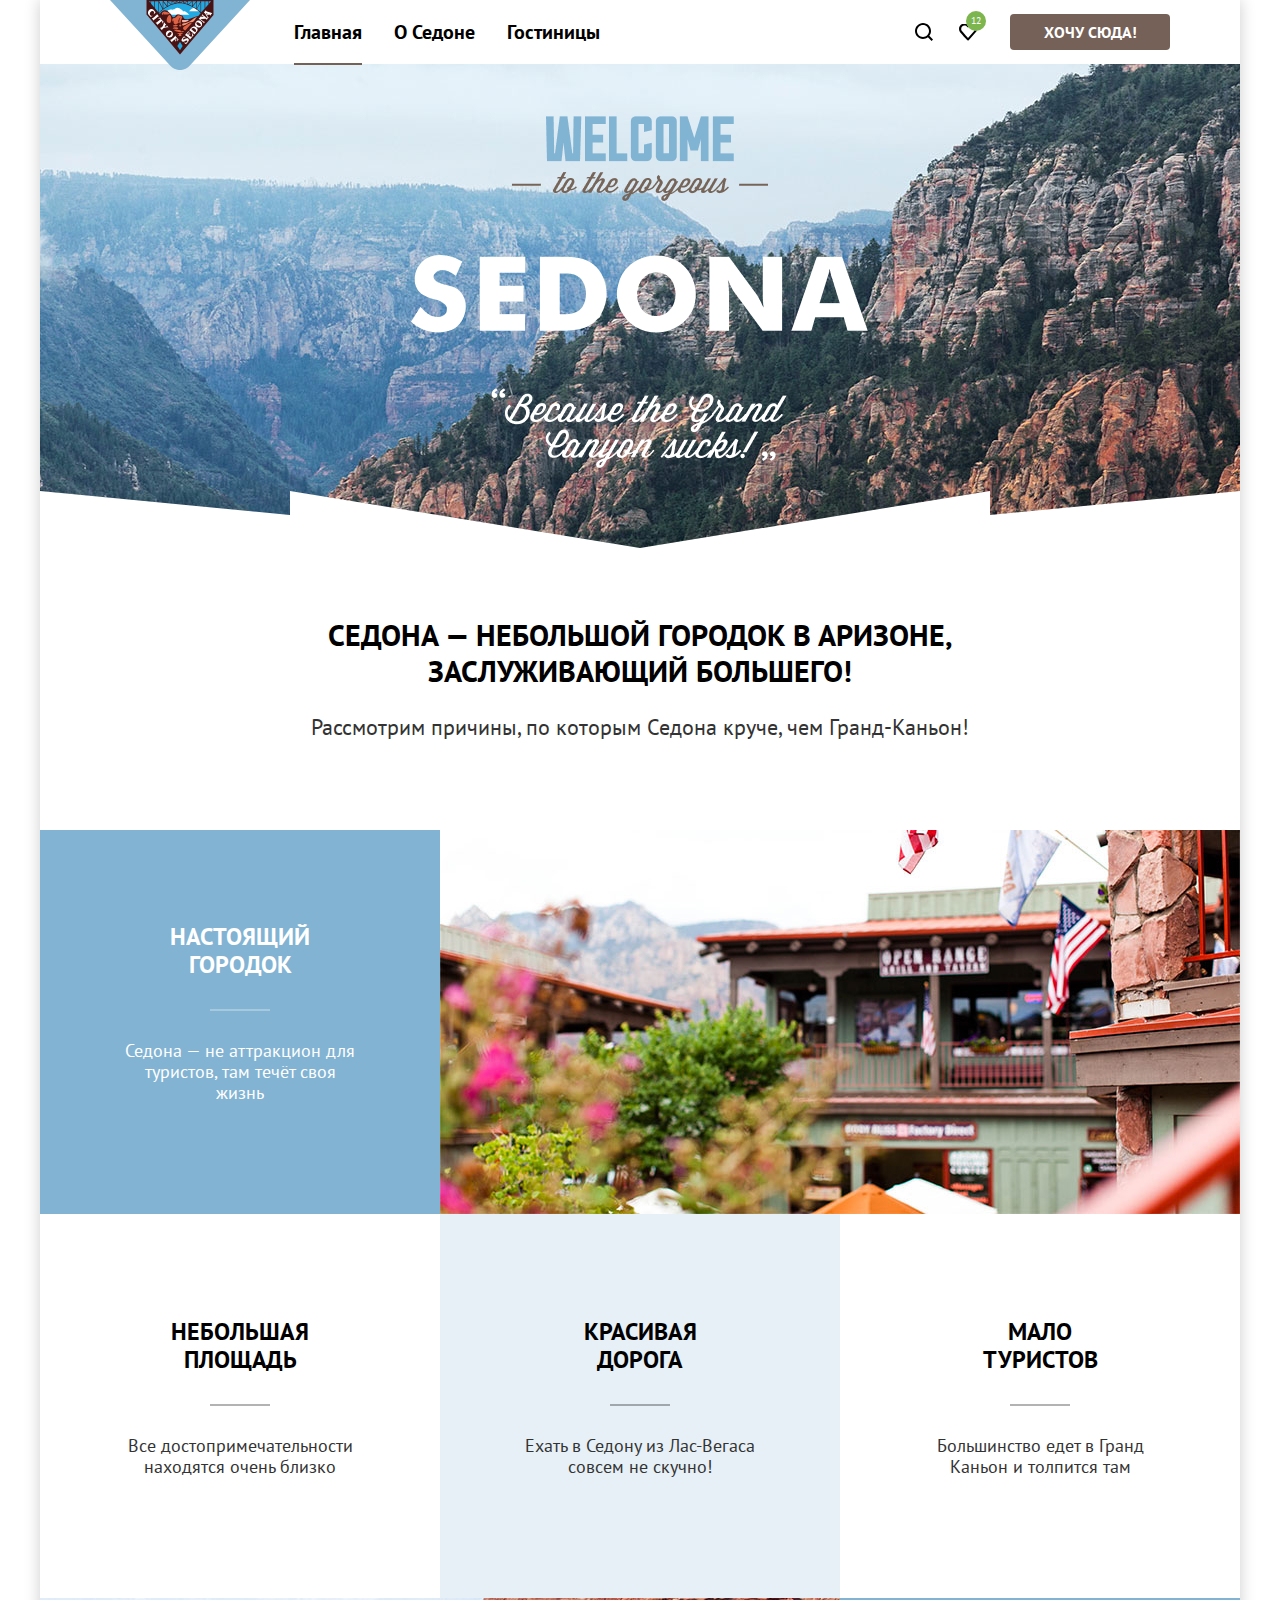
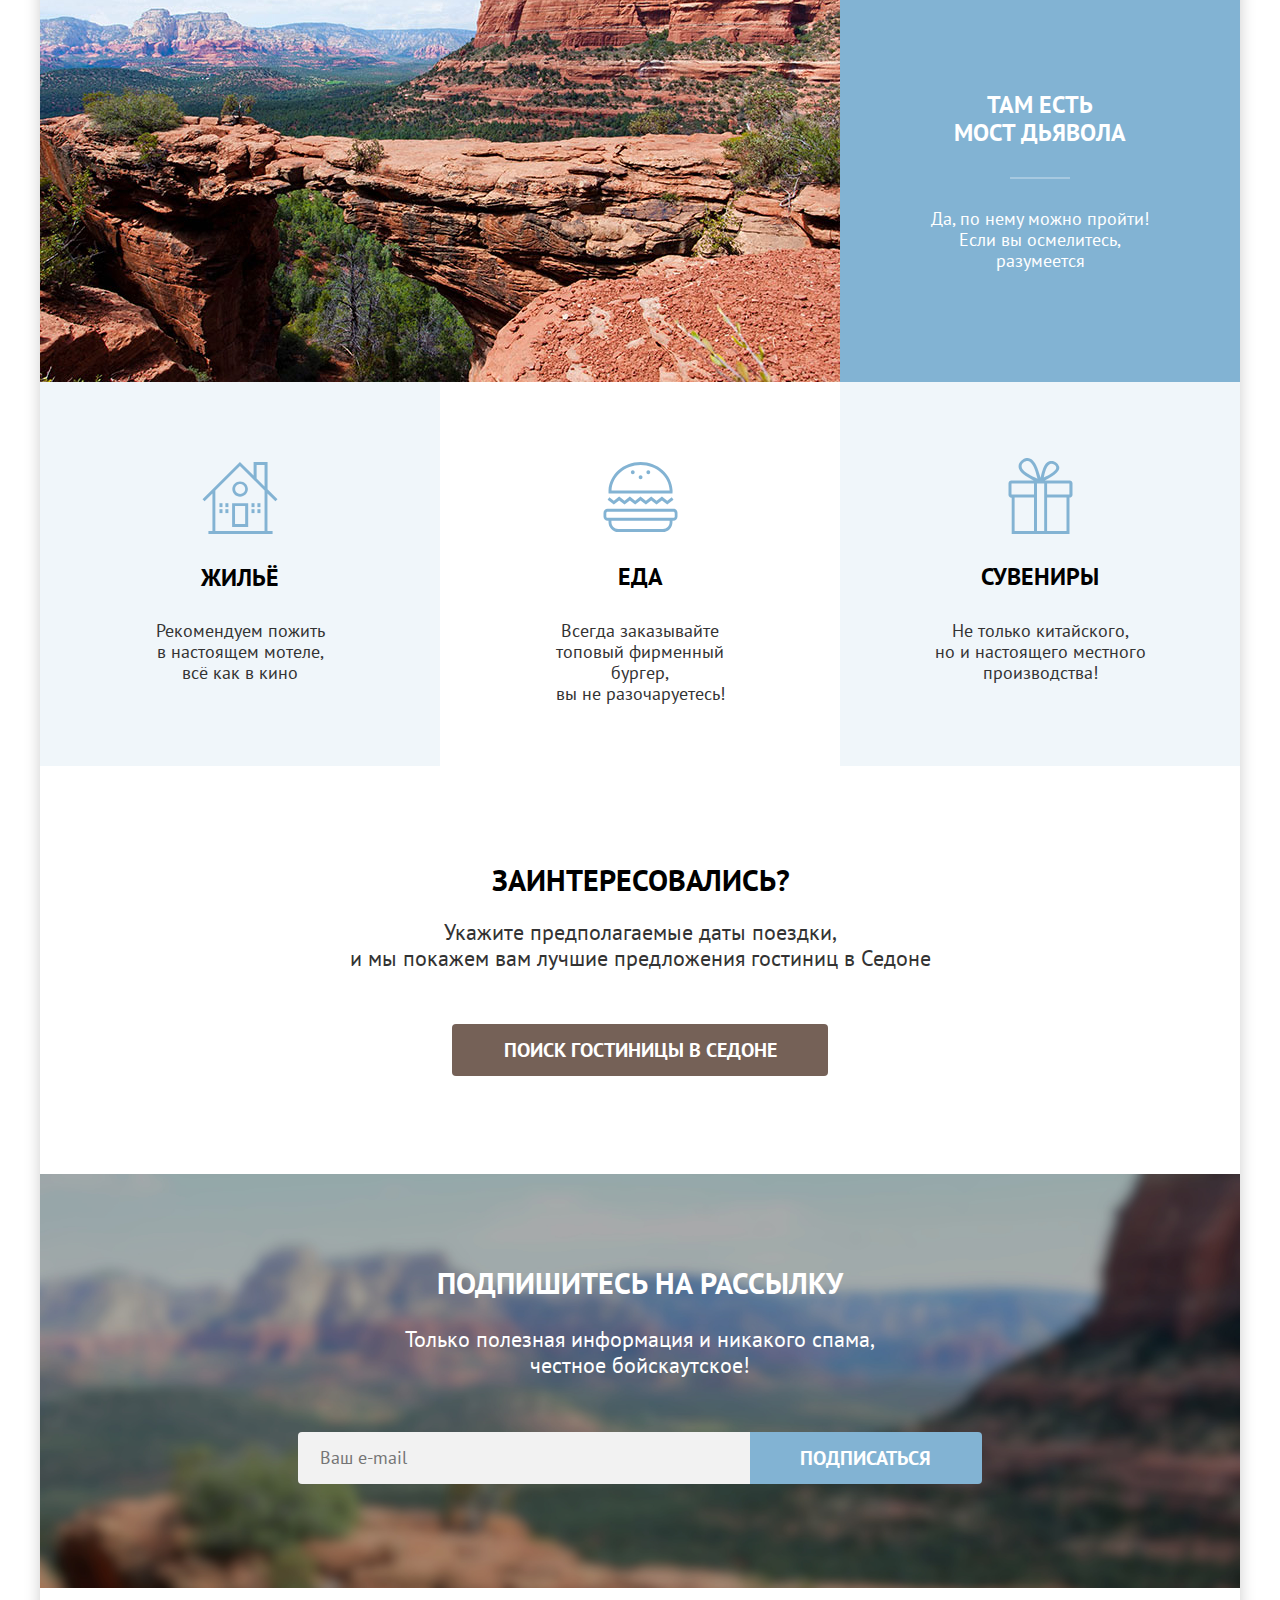
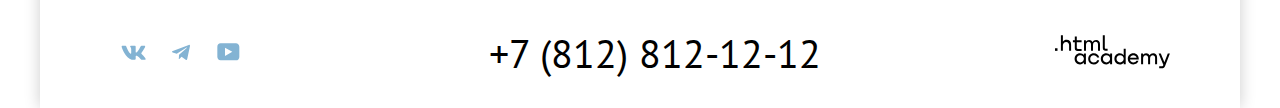
<file: index.html>
<!DOCTYPE html>
<html lang="ru">
    <head>
        <meta charset="utf-8">
        <title>Седона</title>
        <link rel="stylesheet" href="styles/styles.css">
        <link rel="icon" href="favicon.ico">
  <link rel="icon" type="image/png" href="images/favicon.png">
    </head>
    <body>
      <header class="page-header">        
        <nav class="navigation">
          <a class="navigation-logo" href="index.html">
            <img class="page-header-logo" src="images/logo-sedona.svg" alt="Логотип Седоны." width="140" height="70">
              </a>
                <ul class="navigation-list">
                  <li class="navigation-main">
                    <a class="navigation-link-main navigation-current navigation-link">Главная</a> 
                  </li>
                  <li class="navigation-info">
                    <a class="navigation-link-information navigation-link" href="#">О Седоне</a>
                  </li>
                    <li class="navigation-hotel">
                    <a class="navigation-link-hotel navigation-link" href="catalog.html">Гостиницы</a>
                  </li>
                </ul>
                <ul class="navigation-list2">
                  <li class="navigation-item search-item">
                    <a href="#">
                      <svg class="navigation-link-search" width="19" height="19" viewBox="0 0 19 19" fill="currentColor" xmlns="http://www.w3.org/2000/svg">
                      <path d="M18.5 17.0083L14.8 13.3287C15.8 12.0359 16.5 10.3453 16.5 8.4558C16.5 4.08011 12.9 0.5 8.5 0.5C4.1 0.5 0.5 4.17956 0.5 8.55525C0.5 12.9309 4.1 16.511 8.5 16.511C10.3 16.511 12 15.9144 13.4 14.8204L17.1 18.5L18.5 17.0083ZM8.5 14.5221C5.2 14.5221 2.5 11.837 2.5 8.55525C2.5 5.27348 5.2 2.5884 8.5 2.5884C11.8 2.5884 14.5 5.27348 14.5 8.55525C14.5 11.837 11.8 14.5221 8.5 14.5221Z"/>
                      </svg>   
                      <p class="visually-hidden">поиск.</p>
                    </a>
                  </li>
                  <li class="navigation-item heart-item">
                    <a href="#">
                      <svg class="navigation-link-heart" width="18" height="17" viewBox="0 0 18 17" fill="currentColor" xmlns="http://www.w3.org/2000/svg">
                      <path d="M8.9 17C8.6 17 8.3 16.9 8.1 16.6C2.7 10.5 1.4 9.1 1.1 8.7C0.4 7.8 0 6.6 0 5.4C0 2.4 2.4 0 5.5 0C6.8 0 8 0.5 9 1.3C10 0.5 11.3 0 12.5 0C15.5 0 18 2.4 18 5.4C18 6.7 17.5 7.9 16.7 8.8L9.7 16.7C9.5 16.9 9.3 17 8.9 17ZM2.9 7.5C3.2 7.9 6.4 11.5 9 14.4L15.2 7.4C15.7 6.9 15.9 6.2 15.9 5.4C15.9 3.6 14.4 2.1 12.6 2.1C11.6 2.1 10.6 2.6 9.9 3.4C9.6 3.7 9.3 3.8 9 3.8C8.7 3.8 8.4 3.6 8.2 3.4C7.5 2.6 6.5 2.1 5.5 2.1C3.7 2.1 2.2 3.6 2.2 5.4C2.1 6.3 2.5 7 2.9 7.5C2.8 7.5 2.8 7.5 2.9 7.5Z"/>
                      </svg>                                            
                      <p class="navigation-more">12</p>
                      <p class="visually-hidden">избранное.</p>
                    </a>
                  </li>
                  <li class="navigation-item-button">
                    <a class="button navigation-link-button" href="#"><p class="button-link-text">Хочу сюда!</p></a>
                  </li>
                </ul>
            </nav>         
        </header>
        <div class="background-main">
          <img class="welcome" src="images/welcome.png" alt="welcome to the gorgeous sedona because the grand canyon lucks.">
        </div>
        <main class="page-index">
            <p class="vector"></p>
          <div class="title">
                <h1 class="heading" >Седона — небольшой городок в Аризоне, заслуживающий большего!</h1>
                <p class="subtitle" >Рассмотрим причины, по которым Седона круче, чем Гранд-Каньон!</p>
              </div>
                <section class="advantages">
                  <h2 class="visually-hidden">Преимущества.</h2>
          <ul class="advantages-list">
            <li class="more-item">
              <div>
            <p class="advantages-item1">Настоящий городок</p>
            <p class="more1"></p>
            <p class="advantages-more1">Седона — не аттракцион для<br> туристов, там течёт своя<br> жизнь</p> 
            </div>
            <img src="images/photo-1.jpg" alt="Городок в Седоне." class="images_one">
        </li>
        <li class="more-item2">
          <div>
            <p class="advantages-item2">Небольшая площадь</p>
            <p class="more2"></p>
            <p class="advantages-more2">Все достопримечательности<br> находятся очень близко</p>
          </div>
        </li>
            <li class="more-item3">
            <div>
            <p class="advantages-item3">Красивая дорога</p>
            <p class="more3"></p>        
            <p class="advantages-more3">Ехать в Седону из Лас-Вегаса<br> совсем не скучно!</p>
          </div>
            </li>
            <li class="more-item4">
            <div>
            <p class="advantages-item4">Мало туристов</p>
            <p class="more4"></p>
            <p class="advantages-more4">Большинство едет в Гранд<br> Каньон и толпится там</p> 
          </div> 
            </li>
            <li class="more-item5">  
            <div>    
            <p class="advantages-item5">Там есть<br> мост дьявола</p>
            <p class="more5"></p>
            <p class="advantages-more5">Да, по нему можно пройти!<br> Если вы осмелитесь,<br> разумеется</p>
          </div>
            <img src="images/photo-2.jpg" alt="Гранд-Каньон." width="800" height="384" class="images_two">
            </li>  
          </ul>
        </section>
        <section class="advantages2">
          <h2 class="visually-hidden">Преимущества.</h2>
          <ul class="advantages-list2">
            <li class="house">
            <div>
            <p class="image3"></p>
            <p class="advantages-items1">Жильё</p>
            <p class="advantages-mores1">Рекомендуем пожить<br> в настоящем мотеле,<br> всё как в кино</p>  
          </div>
            </li>
            <li class="food">
            <div>
            <p class="image4"></p>
            <p class="advantages-items2">Еда</p>
            <p class="advantages-mores2">Всегда заказывайте<br> топовый фирменный бургер,<br> вы не разочаруетесь!</p>
          </div>
            </li>
            <li class="souvenir"> 
            <div>
            <p class="image5"></p>
            <p class="advantages-items3">Сувениры</p>
            <p class="advantages-mores3">Не только китайского,<br> но и настоящего местного<br> производства!</p>
          </div>
            </li>
          </ul>
        </section>
            <section class="interesting-list" >
            <h2 class="visually-hidden">Поиск гостиницы.</h2>
            <h2 class="interesting-item">Заинтересовались?</h2>
            <p class="interesting-item-more">Укажите предполагаемые даты поездки,<br> и мы покажем вам лучшие предложения гостиниц в Седоне</p>
            <a href="#" class="button button-search-hotel search-text">ПОИСК ГОСТИНИЦЫ В седоне</a>
            </section>
            <section class="newsletter">
              <h2 class="page-subscribe-title">Подпишитесь на рассылку</h2>
              <p class="page-subscribe-subtitle">Только полезная информация и никакого спама,<br> честное бойскаутское!</p>
              <form class="newsletter-form" action="https://echo.htmlacademy.ru/" method="post">
              <input class="field subscribe-button-email" placeholder="Ваш e-mail" type="email" name="newsletter-email" id="newsletter-email" required>
              <label class="visually-hidden" for="newsletter-email">Email.</label>
              <button class="button subscribe-button" type="submit">
              <span class="subscribe-button-item">Подписаться</span>
              </button>
              </form> 
            </section>
          </main>
        <footer class="page-footer">
        <section class="footer-social"> 
          <h2 class="visually-hidden">Подвал.</h2> 
          <ul class="footer-social-list">
            <li class="footer-social-item">
              <a class="footer-social-link footer-social-vk" href="#">
                <svg width="25" height="15" viewbox="0 0 25 15" fill="currentColor" xmlns="http://www.w3.org/2000/svg">
                  <path fill-rule="evenodd" clip-rule="evenodd" d="M24.1164 1.80445C24.2824 1.25845 24.1164 0.856445 23.3214 0.856445H20.6964C20.0284 0.856445 19.7204 1.20345 19.5534 1.58645C19.5534 1.58645 18.2184 4.78245 16.3274 6.85845C15.7154 7.46045 15.4374 7.65145 15.1034 7.65145C14.9364 7.65145 14.6854 7.46045 14.6854 6.91345V1.80445C14.6854 1.14845 14.5014 0.856445 13.9454 0.856445H9.81738C9.40038 0.856445 9.14938 1.16045 9.14938 1.44945C9.14938 2.07045 10.0954 2.21445 10.1924 3.96245V7.76045C10.1924 8.59345 10.0394 8.74444 9.70538 8.74444C8.81538 8.74444 6.65038 5.53345 5.36538 1.85945C5.11638 1.14445 4.86438 0.856445 4.19338 0.856445H1.56638C0.816382 0.856445 0.666382 1.20345 0.666382 1.58645C0.666382 2.26845 1.55638 5.65645 4.81138 10.1374C6.98138 13.1974 10.0364 14.8564 12.8194 14.8564C14.4884 14.8564 14.6944 14.4884 14.6944 13.8534V11.5404C14.6944 10.8034 14.8524 10.6564 15.3814 10.6564C15.7714 10.6564 16.4384 10.8484 17.9964 12.3234C19.7764 14.0724 20.0694 14.8564 21.0714 14.8564H23.6964C24.4464 14.8564 24.8224 14.4884 24.6064 13.7604C24.3684 13.0364 23.5184 11.9854 22.3914 10.7384C21.7794 10.0284 20.8614 9.26345 20.5824 8.88045C20.1934 8.38945 20.3044 8.17045 20.5824 7.73345C20.5824 7.73345 23.7824 3.30745 24.1154 1.80445H24.1164Z"/>
                  </svg>
                <span class="visually-hidden">ВКонтакте.</span>
              </a>
            </li>
            <li class="footer-social-item">
              <a class="footer-social-link footer-social-tg" href="#">
                <svg width="18" height="16" viewbox="0 0 18 16" fill="currentColor" xmlns="http://www.w3.org/2000/svg">
                  <path d="M16.785 0.955705L0.840489 7.1042C-0.247661 7.54126 -0.241365 8.14828 0.640845 8.41897L4.73445 9.69597L14.2058 3.72014C14.6537 3.44766 15.0629 3.59424 14.7265 3.89281L7.05283 10.8183H7.05103L7.05283 10.8192L6.77045 15.0387C7.18413 15.0387 7.36669 14.8489 7.59871 14.625L9.58705 12.6915L13.7229 15.7464C14.4855 16.1664 15.0332 15.9506 15.2229 15.0405L17.9379 2.2453C18.2158 1.13107 17.5126 0.626562 16.785 0.955705Z"/>
                  </svg>
                <span class="visually-hidden">Телеграмм.</span>
              </a>
            </li>
            <li class="footer-social-item">
              <a class="footer-social-link footer-social-yt" href="#">
                <svg width="23" height="18" viewbox="0 0 23 18" fill="currentColor" xmlns="http://www.w3.org/2000/svg">
                  <path d="M18.9402 0.356445H3.50738C1.64668 0.356445 0.333252 1.9502 0.333252 3.75645V13.8502C0.333252 15.7627 1.64668 17.3564 3.50738 17.3564H19.1591C20.8009 17.3564 22.3333 15.7627 22.3333 13.9564V3.75645C22.1143 1.9502 20.8009 0.356445 18.9402 0.356445ZM7.99494 12.8939V4.81894L15.3283 8.85645L7.99494 12.8939Z"/>
                  </svg>
                <span class="visually-hidden">Ютуб.</span>
              </a>
            </li>
          </ul>
      <a class="contacts-phone" href="tel:+78005558628" >+7 (812) 812-12-12</a>
      <a class="htmlacademy-link" href="https://htmlacademy.ru/" >
        <span class="visually-hidden">htmlacademy.ru.</span>
        <svg width="115" height="34" viewBox="0 0 115 34" fill="currentColor" xmlns="http://www.w3.org/2000/svg">
          <path d="M0 13.2564V15.8564H2.5V13.2564H0Z"/>
          <path d="M11.6 4.85645C10 4.85645 8.8 5.55645 8 6.55645H7.9V0.356445H5.9V15.8564H7.9V10.5564C7.9 8.45645 9.2 6.95645 11.2 6.95645C13 6.95645 14.1 8.35645 14.1 10.1564V15.8564H16.1V9.75644C16.2 6.75644 14.3 4.85645 11.6 4.85645Z"/>
          <path d="M26.6 5.15645H21.8V1.45645H19.8V5.25645H17.9V7.25645H19.8V13.2564C19.8 14.9564 20.8 15.9564 22.5 15.9564H26.6V13.9564H22.9C22.2 13.9564 21.8 13.5564 21.8 12.8564V7.15645H26.6V5.15645Z"/>
          <path d="M41.1 4.95645C39.5 4.95645 38.2 5.75644 37.6 7.05645H37.5C36.9 5.85645 35.7 4.95645 34.1 4.95645C32.7 4.95645 31.6 5.75645 31 6.75645H30.9V5.15645H29V15.7564H31V10.3564C31 8.35645 32 6.85645 33.6 6.85645C35.1 6.85645 36 7.85645 36 9.45645V15.7564H38V10.1564C38 7.75645 39.4 6.85645 40.6 6.85645C42.1 6.85645 43 7.85645 43 9.45645V15.7564H45V9.25644C45.1 6.75644 43.6 4.95645 41.1 4.95645Z"/>
          <path d="M47.8 13.0564C47.8 14.7564 48.8 15.7564 50.6 15.7564H52.6V13.7564H50.9C50.2 13.7564 49.8 13.3564 49.8 12.6564V0.356445H47.8V13.0564Z"/>
          <path d="M28.9 20.0564C28 18.9564 26.7 18.2564 25 18.2564C21.9 18.2564 19.6 20.5564 19.6 23.8564C19.6 27.1564 21.9 29.4564 25 29.4564C26.8 29.4564 28 28.6564 28.8 27.5564H28.9V29.1564H30.9V18.5564H28.9V20.0564ZM25.3 27.4564C23.1 27.4564 21.7 25.8564 21.7 23.8564C21.7 21.8564 23.1 20.2564 25.3 20.2564C27.5 20.2564 28.9 21.8564 28.9 23.8564C28.9 25.7564 27.5 27.4564 25.3 27.4564Z"/>
          <path d="M44.2 22.3564C43.7 19.9564 41.6 18.2564 38.8 18.2564C35.4 18.2564 33.2 20.7564 33.2 23.8564C33.2 26.9564 35.4 29.4564 38.8 29.4564C41.6 29.4564 43.7 27.6564 44.2 25.2564H42.1C41.7 26.5564 40.4 27.5564 38.8 27.5564C36.6 27.5564 35.2 25.9564 35.2 23.9564C35.2 21.9564 36.6 20.3564 38.8 20.3564C40.4 20.3564 41.6 21.3564 42.1 22.5564H44.2V22.3564Z"/>
          <path d="M55.1 20.0564C54.2 18.9564 52.9 18.2564 51.2 18.2564C48.1 18.2564 45.8 20.5564 45.8 23.8564C45.8 27.1564 48.1 29.4564 51.2 29.4564C53 29.4564 54.2 28.6564 55 27.5564H55.1V29.1564H57.1V18.5564H55.1V20.0564ZM51.5 27.4564C49.3 27.4564 47.9 25.8564 47.9 23.8564C47.9 21.8564 49.3 20.2564 51.5 20.2564C53.7 20.2564 55.1 21.8564 55.1 23.8564C55.1 25.7564 53.6 27.4564 51.5 27.4564Z"/>
          <path d="M68.7 20.1564C67.8 19.0564 66.5 18.2564 64.8 18.2564C61.7 18.2564 59.4 20.5564 59.4 23.8564C59.4 27.1564 61.6 29.4564 64.8 29.4564C66.5 29.4564 67.8 28.6564 68.6 27.6564H68.7V29.1564H70.7V13.7564H68.7V20.1564ZM65.1 27.4564C62.9 27.4564 61.5 25.8564 61.5 23.8564C61.5 21.8564 62.9 20.2564 65.1 20.2564C67.3 20.2564 68.7 21.8564 68.7 23.8564C68.6 25.8564 67.2 27.4564 65.1 27.4564Z"/>
          <path d="M78.3 18.2564C75 18.2564 72.8 20.7564 72.8 23.8564C72.8 26.8564 74.9 29.4564 78.3 29.4564C80.8 29.4564 82.8 28.1564 83.5 25.8564H81.4C80.9 26.8564 79.8 27.4564 78.4 27.4564C76.5 27.4564 75.1 26.1564 75 24.5564H83.8C84 20.9564 81.8 18.2564 78.3 18.2564ZM78.3 20.1564C80 20.1564 81.3 21.1564 81.6 22.7564H75.1C75.4 21.2564 76.6 20.1564 78.3 20.1564Z"/>
          <path d="M98.2 18.2564C96.6 18.2564 95.3 19.0564 94.6 20.2564H94.5C93.9 19.0564 92.7 18.2564 91.1 18.2564C89.7 18.2564 88.6 18.9564 88 20.0564V18.5564H86.1V29.1564H88.1V23.7564C88.1 21.7564 89.1 20.3564 90.7 20.2564C92.2 20.2564 93.1 21.2564 93.1 22.8564V29.1564H95.1V23.5564C95.1 21.1564 96.5 20.2564 97.7 20.2564C99.2 20.2564 100.1 21.2564 100.1 22.8564V29.1564H102.1V22.6564C102.2 20.0564 100.7 18.2564 98.2 18.2564Z"/>
          <path d="M109.4 27.3564L105.8 18.4564H103.6L108.4 30.0564C108.1 30.9564 107.7 31.2564 106.7 31.2564H104.2V33.2564H106.7C108.5 33.2564 109.5 32.4564 110.2 30.6564L114.9 18.4564H112.8L109.4 27.3564Z"/>
          </svg>
      </a>
      </section>
      </footer>
      <div class="modal-container modal-container-close">
        <div class="modal modal-auth">
          <button class="modal-close-button" type="button">
            <svg class="close-button" width="15" height="15" viewBox="0 0 15 15" fill="currentColor" xmlns="http://www.w3.org/2000/svg">
              <path d="M14.4905 1.78288L13.1982 0.49057L7.49048 6.19826L1.78279 0.49057L0.490479 1.78288L6.19817 7.49057L0.490479 13.1983L1.78279 14.4906L7.49048 8.78288L13.1982 14.4906L14.4905 13.1983L8.78279 7.49057L14.4905 1.78288Z"/>
              </svg>              
            <span class="visually-hidden">Закрыть.</span>
          </button>
          <section class="modal-content">
            <h2 class="modal-title">Поиск гостиницы в седоне</h2>
            <form class="auth-form" action="https://echo.htmlacademy.ru/">
              <div class="field-group1">
                <label class="data-text" for="data-arrival">Дата Заезда:</label>
                <input class="auth-form-field" type="text" value="27 апреля 2020" id="data-arrival" name="data-arrival" placeholder="Укажите дату" required>
                <button class="data_button data-icon" type="button">
                <svg  width="16" height="15" viewBox="0 0 16 15" fill="none" xmlns="http://www.w3.org/2000/svg">
                  <path d="M5.75 10C6.05 10 6.25 9.8 6.25 9.5C6.25 9.2 6.05 9 5.75 9C5.45 9 5.25 9.2 5.25 9.5C5.25 9.8 5.45 10 5.75 10Z" fill="black"/>
                  <path d="M15 2H13V0H12V2H4V0H3V2H1C0.4 2 0 2.4 0 3V14C0 14.5 0.4 15 1 15H15C15.5 15 16 14.5 16 14V3C16 2.4 15.5 2 15 2ZM15 14H1V7H15V14ZM1 6V3H3V5H4V3H12V5H13V3H15V6H1Z" fill="black"/>
                  <path d="M8 10C8.3 10 8.5 9.8 8.5 9.5C8.5 9.2 8.3 9 8 9C7.7 9 7.5 9.2 7.5 9.5C7.5 9.8 7.7 10 8 10Z" fill="black"/>
                  <path d="M10.25 10C10.55 10 10.75 9.8 10.75 9.5C10.75 9.2 10.55 9 10.25 9C9.95 9 9.75 9.2 9.75 9.5C9.75 9.8 9.95 10 10.25 10Z" fill="black"/>
                  <path d="M5.75 11C5.45 11 5.25 11.2 5.25 11.5C5.25 11.8 5.45 12 5.75 12C6.05 12 6.25 11.8 6.25 11.5C6.25 11.2 6.05 11 5.75 11Z" fill="black"/>
                  <path d="M3.5 10C3.8 10 4 9.8 4 9.5C4 9.2 3.8 9 3.5 9C3.2 9 3 9.2 3 9.5C3 9.8 3.2 10 3.5 10Z" fill="black"/>
                  <path d="M3.5 11C3.2 11 3 11.2 3 11.5C3 11.8 3.2 12 3.5 12C3.8 12 4 11.8 4 11.5C4 11.2 3.8 11 3.5 11Z" fill="black"/>
                  <path d="M8 11C7.7 11 7.5 11.2 7.5 11.5C7.5 11.8 7.7 12 8 12C8.3 12 8.5 11.8 8.5 11.5C8.5 11.2 8.3 11 8 11Z" fill="black"/>
                  <path d="M10.25 11C9.95 11 9.75 11.2 9.75 11.5C9.75 11.8 9.95 12 10.25 12C10.55 12 10.75 11.8 10.75 11.5C10.75 11.2 10.55 11 10.25 11Z" fill="black"/>
                  <path d="M12.5 10C12.8 10 13 9.8 13 9.5C13 9.2 12.8 9 12.5 9C12.2 9 12 9.2 12 9.5C12 9.8 12.2 10 12.5 10Z" fill="black"/>
                  <path d="M12.5 11C12.2 11 12 11.2 12 11.5C12 11.8 12.2 12 12.5 12C12.8 12 13 11.8 13 11.5C13 11.2 12.8 11 12.5 11Z" fill="black"/>
                  </svg>
                  <span class="visually-hidden">Выбрать дату заезда.</span>
                </button>
                <label class="visually-hidden" for="data-arrival">Выбрать дату.</label>
                <p class="error">Мы не можем отправить вас в прошлое</p>
              </div>
              <div class="field-group2">
                <label class="data-text" for="data-departure">Дата Выезда:</label>
                <input class="auth-form-field" type="text" value="1 сентября 2023" id="data-departure" name="data-departure" placeholder="Укажите дату" required>
                <button class="data_button2 data-icon2" type="button">
                  <svg  width="16" height="15" viewBox="0 0 16 15" fill="none" xmlns="http://www.w3.org/2000/svg">
                    <path d="M5.75 10C6.05 10 6.25 9.8 6.25 9.5C6.25 9.2 6.05 9 5.75 9C5.45 9 5.25 9.2 5.25 9.5C5.25 9.8 5.45 10 5.75 10Z" fill="black"/>
                    <path d="M15 2H13V0H12V2H4V0H3V2H1C0.4 2 0 2.4 0 3V14C0 14.5 0.4 15 1 15H15C15.5 15 16 14.5 16 14V3C16 2.4 15.5 2 15 2ZM15 14H1V7H15V14ZM1 6V3H3V5H4V3H12V5H13V3H15V6H1Z" fill="black"/>
                    <path d="M8 10C8.3 10 8.5 9.8 8.5 9.5C8.5 9.2 8.3 9 8 9C7.7 9 7.5 9.2 7.5 9.5C7.5 9.8 7.7 10 8 10Z" fill="black"/>
                    <path d="M10.25 10C10.55 10 10.75 9.8 10.75 9.5C10.75 9.2 10.55 9 10.25 9C9.95 9 9.75 9.2 9.75 9.5C9.75 9.8 9.95 10 10.25 10Z" fill="black"/>
                    <path d="M5.75 11C5.45 11 5.25 11.2 5.25 11.5C5.25 11.8 5.45 12 5.75 12C6.05 12 6.25 11.8 6.25 11.5C6.25 11.2 6.05 11 5.75 11Z" fill="black"/>
                    <path d="M3.5 10C3.8 10 4 9.8 4 9.5C4 9.2 3.8 9 3.5 9C3.2 9 3 9.2 3 9.5C3 9.8 3.2 10 3.5 10Z" fill="black"/>
                    <path d="M3.5 11C3.2 11 3 11.2 3 11.5C3 11.8 3.2 12 3.5 12C3.8 12 4 11.8 4 11.5C4 11.2 3.8 11 3.5 11Z" fill="black"/>
                    <path d="M8 11C7.7 11 7.5 11.2 7.5 11.5C7.5 11.8 7.7 12 8 12C8.3 12 8.5 11.8 8.5 11.5C8.5 11.2 8.3 11 8 11Z" fill="black"/>
                    <path d="M10.25 11C9.95 11 9.75 11.2 9.75 11.5C9.75 11.8 9.95 12 10.25 12C10.55 12 10.75 11.8 10.75 11.5C10.75 11.2 10.55 11 10.25 11Z" fill="black"/>
                    <path d="M12.5 10C12.8 10 13 9.8 13 9.5C13 9.2 12.8 9 12.5 9C12.2 9 12 9.2 12 9.5C12 9.8 12.2 10 12.5 10Z" fill="black"/>
                    <path d="M12.5 11C12.2 11 12 11.2 12 11.5C12 11.8 12.2 12 12.5 12C12.8 12 13 11.8 13 11.5C13 11.2 12.8 11 12.5 11Z" fill="black"/>
                    </svg>
                    <span class="visually-hidden">Выбрать дату выезда.</span>
                  </button>
                  <label class="visually-hidden" for="data-departure">Выбрать дату.</label>
                <p class="no-error">На эти даты есть свободные номера. Пока есть</p>
              </div>
                <div class="field-group-list">
              <p class="field-group_1">
              <label class="text-plus-minus" for="plus-minus">Взрослые:</label>
              <input class="plus-minus" type="text" id="plus-minus" value="2" name="plus-minus" required>
              <button class="btn-minus" type="button">
                <span class="visually-hidden">Убавить.</span>   
              <svg class="minus" width="14" height="2" viewBox="0 0 14 2" fill="currentColor" xmlns="http://www.w3.org/2000/svg">
                <path d="M0 0L0 2L14 2V0L0 0Z"/>
                </svg>            
              </button>
              <button class="btn-plus" type="button">
                <span class="visually-hidden">Добавить.</span>   
              <svg class="plus" width="14" height="14" viewBox="0 0 14 14" fill="currentColor" xmlns="http://www.w3.org/2000/svg">
                <path d="M14 6H8V0H6V6H0V8H6V14H8V8H14V6Z"/>
                </svg>                
              </button>
              </p>
              <p class="field-group_2"> 
                <label class="text-plus-minus" for="plus-minus-baby">Дети:</label>
                <input class="plus-minus" type="text" id="plus-minus-baby" value="2" name="plus-minus">
                <button class="btn-minus" type="button">
                  <span class="visually-hidden">Убавить.</span>
                  <svg class="minus" width="14" height="2" viewBox="0 0 14 2" fill="currentColor" xmlns="http://www.w3.org/2000/svg">
                    <path d="M0 0L0 2L14 2V0L0 0Z"/>
                    </svg>                
                  </button>
                  <button class="btn-plus" type="button">
                    <span class="visually-hidden">Добавить.</span>
                  <svg class="plus" width="14" height="14" viewBox="0 0 14 14" fill="currentColor" xmlns="http://www.w3.org/2000/svg">
                    <path d="M14 6H8V0H6V6H0V8H6V14H8V8H14V6Z"/>
                    </svg>                
                  </button>
                <span class="form-label">
                <span class="tooltip">
                  <button class="tooltip-toggle" type="button">
                <img class="baby-info" src="images/baby-info.svg" alt="информация.">
                  </button>
                    <span class="tooltip-main">
                    <img src="images/tooltip-more.svg" alt="подсказка." class="tooltip-icon">
                  <span class="tooltip-content">
                  <span class="tooltip-text">Укажите количество детей, которые будут с вами, возраст которых от 6 до 18 лет. Дети до 6 лет размещаются бесплатно.</span>
                  </span>
                    </span>
                </span>
              </span>
              </p>
            </div>
              <button class="search-hotel-data">
                <span class="data-search">Найти</span>
                <span class="visually-hidden">Найти.</span>
              </button>
            </form>
          </section>
        </div>
      </div>
</html>
</file>
<file: styles/styles.css>
@font-face {
	font-family: "PT Sans";
	font-style: normal;
	font-weight: 400;
	src: url("../fonts/ptsans-400.woff2") format("woff2");
	font-display: swap;
}

@font-face {
	font-family: "PT Sans";
	font-style: normal;
	font-weight: 700;
	src: url("../fonts/ptsans-700.woff2") format("woff2");
	font-display: swap;
}

html {
	display: flex;
	flex-direction: column;
	justify-content: center;
	align-items: flex-start;
}

body {
	font-family: "PT Sans", sans-serif;
    font-size: 18px;
    font-weight: 700;
    line-height: 21px;
	display: flex;
	flex-direction: column;
	align-items: flex-start;
	padding: 0px;
	background-color: #FFFFFF;
	box-shadow: 0px 0px 15px rgba(0, 0, 0, 0.2);
	width: 1200px;
	margin: 0 auto;
}

.page-header {
	color: black;
	background-color: #ffffff;
	width: 1200px;
	height: 64px;
	margin: -8px;
	margin-top: 0;
	margin-bottom: 0;
	margin-left: 0;
}

.navigation {
	width: 1200px;
	display: flex;
}

.navigation-main {
	list-style: none;
	width: 99.91px;
	height: 64px;
}

.navigation-info {
	list-style: none;
	width: 113.35px;
	height: 64px;
}

.navigation-hotel {
	list-style: none;
	width: 124.53px;
	height: 64px;
}

.navigation-item-button {
	list-style: none;
	width: 160px;
	height: 64px;
	margin-left: 20px;
}

.navigation-list {
	display: flex;
	flex-direction: row;
	align-items: center;
	padding: 0px;
	width: 337px;
	height: 64px;
	margin-left: 28px;
	margin-top: 0px;
}

.navigation-list2 {
	display: flex;
	flex-direction: row;
	align-items: center;
	padding: 0px;
	width: 268px;
	height: 64px;
	left: 902px;
    margin: 0 70px 0 auto;
}

.navigation-link-main {
	font-family: "PT Sans", sans-serif;
	font-size: 20px;
	line-height: 24px;
	font-weight: 700;
	color: black;
	text-transform: capitalize;
	text-decoration: none;
	position: absolute;
	padding: 20px 16px 20px 16px;
	cursor: pointer;
}

.navigation-current:before {
	position: absolute;
    content: "";
    bottom: -1px;
    left: 16px;
    z-index: 1;
    width: calc(100% - 32px);
    border-bottom: 2px solid #756257;
	cursor: pointer;
}

.button:disabled,
.button:disabled:focus,
.button:disabled:hover,
.button:disabled:hover {
	background: #E5E5E5;
	border-radius: 4px;
	color: #FFFFFF;
}

.navigation-link-information {
	font-family: "PT Sans", sans-serif;
	font-size: 20px;
	line-height: 24px;
	font-weight: 700;
	color: black;
	text-transform: capitalize;
	text-decoration: none;
	padding: 20px 16px 20px 16px;
	position: absolute;
	margin: 0;
	cursor: pointer;
}

.navigation-link:hover {
	background-color: #F2F2F2;
}

.navigation-link:active {
	color:rgba(0, 0, 0, 0.3);
}

.navigation-link-hotel {
	font-family: "PT Sans", sans-serif;
	font-size: 20px;
	line-height: 24px;
	font-weight: 700;
	color: black;
	text-transform: capitalize;
	text-decoration: none;
	position: absolute;
	margin: 0;
	padding: 20px 16px 20px 16px;
	cursor: pointer;
}

.button {
	border-style: none;
}

.navigation-link-button {
	display: flex;
	flex-direction: row;
	justify-content: center;
	align-items: center;
	padding: 0;
	gap: 10px;
	width: 160px;
	height: 36px;
	background: #756157;
	border-radius: 4px;
	text-decoration: none;
	margin-top: 14px;
}

.navigation-link-button:hover {
	background: #615048;
	border-radius: 4px;
}

.navigation-link-button:focus {
	background: #615048;
	border-radius: 4px;
}

.navigation-link-button:active {
	background: #756157;
	border-radius: 4px;
}

.button-link-text:active {
	color: rgba(255, 255, 255, 0.3);
}

.button-link-text {
	width: 160px;
	height: 20px;
	font-family: inherit;
	font-style: normal;
	font-weight: 700;
	font-size: 16px;
	line-height: 20px;
	align-items: center;
	text-align: center;
	text-transform: uppercase;
	color: #FFFFFF;
	margin: 0;
	padding: 8px 0px;
}

.title {
	background-color: #ffffff;
	width: 1200px;
	margin-top: -18px;
}

.heading {
	color: black;
	font-family: inherit;
	font-style: normal;
	font-weight: 700;
	font-size: 30px;
	line-height: 36px;
	padding: 69px 240px 0px;
	text-transform: uppercase;
	width: 720px;
	margin: 0;
	text-align: center;
}

.subtitle {
	font-family: inherit;
	font-style: normal;
	font-weight: 400;
	font-size: 22px;
	line-height: 26px;
	text-align: center;
	color: #333333;
	margin: 0;
	width: 698px;
	padding: 25px 251px 90px 251px;
}

.page-header-logo {
	position: absolute;
}

.background-main {
	background-image: url("../images/index-background.jpg");
	color: black;
	background-color: #82B3D3;
	background-size: 100% auto;
	background-repeat: no-repeat;
	width: 1200px;
	height: 485px;
	text-align: center;
}

.welcome {
	width: 458px;
	height: 352px;
	position: absolute;
	margin-top: 52px;
    margin-left: -229px;
}

.vector {
	margin-top: -58px;
	width: 1200px;
    height: 57px;
	background-image: url("../images/vector-1.svg");
}

.advantages-list {
	list-style: none;
	margin-top: 16px;
}

.advantages {
	position: relative;
}

.more-item {
	background-color: #82B3D3;
	display: flex;
	width: 400px;
	height: 384px;
	margin-top: -16px;
	margin-left: -40px;
}

.advantages-item1 {
	font-family: inherit;
    font-style: normal;
    font-weight: 700;
    font-size: 24px;
    line-height: 28px;
    text-align: center;
    text-transform: uppercase;
    color: #FFFFFF;
    padding: 93px 112.5px 0px;
    margin: 0;
    position: relative;
}

.more1 {
	color: rgba(255, 255, 255, 0.3);
    margin: 30px 170px 0px 170px;
	width: 60px;
	height: 2px;
	background-image: url("../images/rectangle-125.png");
}

.advantages-more1 {
	font-family: inherit;
    font-style: normal;
    font-weight: 400;
    font-size: 18px;
    line-height: 21px;
    color: #FFFFFF;
    position: absolute;
    width: 230px;
    padding: 29px 85px 0px 85px;
    margin: 0;
	text-align: center;
}

.more-item2 {
	background-color: #ffffff;
	display: flex;
	width: 400px;
	height: 384px;
	margin-left: -40px;
}

.advantages-item2 {
	font-family: inherit;
    font-style: normal;
    font-weight: 700;
    font-size: 24px;
    line-height: 28px;
    text-align: center;
    text-transform: uppercase;
    color: black;
    padding: 104px 112.5px 0px;
	position: relative;
    margin: 0;
}

.more2 {
	color: rgba(0, 0, 0, 0.3);
    margin: 30px 170px 0px 170px;
	width: 60px;
	height: 2px;
	background-image: url("../images/rectangle-125-2.png");
}

.advantages-more2 {
    font-family: inherit;
    font-style: normal;
    font-weight: 400;
    font-size: 18px;
    line-height: 21px;
    color: #333333;
    position: absolute;
    width: 230px;
    padding: 29px 85px 0px 85px;
    margin: 0;
	text-align: center;
}

.more-item3 {
	background-color: rgba(131, 179, 211, 0.2);
	;
  display: flex;
	width: 400px;
	height: 384px;
	margin-top: -384px;
	margin-left: 360px;
}

.advantages-item3 {
	font-family: inherit;
    font-style: normal;
    font-weight: 700;
    font-size: 24px;
    line-height: 28px;
    text-align: center;
    text-transform: uppercase;
    color: black;
    padding: 104px 112.5px 0px;
	position: relative;
    margin: 0;
}

.advantages-more3 {
    font-family: inherit;
    font-style: normal;
    font-weight: 400;
    font-size: 18px;
    line-height: 21px;
    color: #333333;
    position: absolute;
    width: 230px;
    padding: 29px 85px 0px 85px;
    margin: 0;
	text-align: center;
}

.more3 {
	color: rgba(0, 0, 0, 0.3);
    margin: 30px 170px 0px 170px;
	width: 60px;
	height: 2px;
	background-image: url("../images/rectangle-125-1.png");
}

.more-item4 {
	background-color: #ffffff;
	display: flex;
	width: 400px;
	height: 384px;
	margin-top: -384px;
	margin-left: 760px;
}

.advantages-item4 {
	font-family: inherit;
    font-style: normal;
    font-weight: 700;
    font-size: 24px;
    line-height: 28px;
    text-align: center;
    text-transform: uppercase;
    color: black;
    padding: 104px 112.5px 0px;
	position: relative;
    margin: 0;
}

.advantages-more4 {
    font-family: inherit;
    font-style: normal;
    font-weight: 400;
    font-size: 18px;
    line-height: 21px;
    color: #333333;
    position: absolute;
    width: 230px;
    padding: 29px 85px 0px 85px;
    margin: 0;
	text-align: center;
}

.more4 {
	color: rgba(0, 0, 0, 0.3);
    margin: 30px 170px 0px 170px;
	width: 60px;
	height: 2px;
	background-image: url("../images/rectangle-125-4.png");
}

.more-item5 {
	background-color: #82B3D3;
	display: flex;
	width: 400px;
	height: 384px;
	margin-left: 760px;
}
.images_one {
position: absolute;
    left: 400px;
}

.advantages-item5 {
    font-family: inherit;
    font-style: normal;
    font-weight: 700;
    font-size: 24px;
    line-height: 28px;
    width: 175px;
    height: 56px;
    text-align: center;
    text-transform: uppercase;
    color: #FFFFFF;
    padding: 93px 112.5px 0px;
    margin: 0;
    position: relative;
}

.more5 {
	color: rgba(255, 255, 255, 0.3);
    margin: 30px 170px 0px 170px;
	width: 60px;
	height: 2px;
	background-image: url("../images/rectangle-125-3.png");
}

.advantages2 {
	margin: 0;
    margin-top: -18px;
}

.advantages-more5 {
    font-family: inherit;
    font-style: normal;
    font-weight: 400;
    font-size: 18px;
    line-height: 21px;
    color: #FFFFFF;
    position: absolute;
    width: 230px;
    padding: 29px 85px 0px 85px;
    margin: 0;
	text-align: center;
}

.images_two {
	margin-left: -1200px;
}

.advantages-list2 {
	list-style: none;
	display: flex;
	margin-top: -16px;
	padding: 0;
}

.house {
	display: flex;
	min-width: 400px;
	height: 384px;
	background-color: rgba(131, 179, 211, 0.12);
}

.advantages-items1 {
	font-family: inherit;
    font-style: normal;
    font-weight: 700;
    font-size: 24px;
    line-height: 28px;
    text-transform: uppercase;
    color: #000000;
    padding: 30px 85px 0px;
    margin: 0;
	text-align: center;
}

.image3 {
    padding: 80px 163.5px 0px 161.5px;
	width: 75px;
	height: 72px;
	margin: 0;
	background-position: bottom;
	background-repeat: no-repeat;
	background-image: url("../images/vector-6.svg");
}

.advantages-mores1 {
	font-family: inherit;
    font-style: normal;
    font-weight: 400;
    font-size: 18px;
    line-height: 21px;
    color: #333333;
    padding: 28px 85px 0px;
    margin: 0;
	text-align: center;
}

.souvenir {
	display: flex;
	background-color: rgba(131, 179, 211, 0.12);
	min-width: 400px;
	height: 384px;
	margin-left: 0px;
}

.advantages-items3 {
	font-family: inherit;
    font-style: normal;
    font-weight: 700;
    font-size: 24px;
    line-height: 28px;
    text-transform: uppercase;
    color: #000000;
    padding: 29px 85px 0px;
    margin: 0;
	text-align: center;
}

.image5 {
	padding: 76px 174.5px 0px 161.5px;
	margin: 0;
	width: 64px;
	height: 76px;
	background-position: bottom;
	background-repeat: no-repeat;
	background-image: url("../images/vector-5.svg");
}

.advantages-mores3 {
	font-family: inherit;
    font-style: normal;
    font-weight: 400;
    font-size: 18px;
    line-height: 21px;
    color: #333333;
    padding: 29px 85px 0px;
    margin: 0;
	text-align: center;
}

.food {
	display: flex;
	min-width: 400px;
	height: 384px;
}

.advantages-items2 {
	font-family: inherit;
    font-style: normal;
    font-weight: 700;
    font-size: 24px;
    line-height: 28px;
    text-transform: uppercase;
    color: #000000;
    padding: 31px 85px 0px;
    margin: 0;
	text-align: center;
}

.image4 {
	padding: 80px 164.5px 0px 161.5px;
	margin: 0;
	width: 74px;
	height: 70px;
	background-position: bottom;
	background-repeat: no-repeat;
	background-image: url("../images/food.svg");
}

.advantages-mores2 {
	font-family: inherit;
    font-style: normal;
    font-weight: 400;
    font-size: 18px;
    line-height: 21px;
    color: #333333;
    padding: 29px 85px 0px;
    margin: 0;
	text-align: center;
}

.interesting-list {
	margin-top: -25px;
	width: 1200px;
	height: 406px;
	background-color: #ffffff;
}

.interesting-item {
	width: 297px;
	font-family: inherit;
	font-style: normal;
	font-weight: 700;
	font-size: 30px;
	line-height: 36px;
	text-transform: uppercase;
	padding-top: 96px;
	margin-left: auto;
	margin-right: auto;
}

.interesting-item-more {
	width: 614px;
	font-family: inherit;
	font-style: normal;
	font-weight: 400;
	font-size: 22px;
	line-height: 26px;
	text-align: center;
	color: #333333;
	margin-left: auto;
	margin-right: auto;
	margin-top: -4px;
}

.button-search-hotel {
	display: flex;
	flex-direction: row;
	justify-content: center;
	align-items: center;
	padding: 8px 0px;
	gap: 10px;
	position: absolute;
	width: 376px;
	height: 52px;
	background: #756157;
	border-radius: 4px;
	margin-left: 412px;
	margin-top: 31px;
}

.button-search-hotel:hover {
	background: #615048;
	border-radius: 4px;
}

.button-search-hotel:focus {
	background: #615048;
	border-radius: 4px;
}

.button-search-hotel:active {
	background: #756157;
	border-radius: 4px;
}

.search-text:active {
	color: rgba(255, 255, 255, 0.3);
}

.modal-container:active + .button-search-hotel {
	display: block;
}

.search-text {
	min-width: 276px;
	height: 36px;
	font-family: inherit;
	font-style: normal;
	font-weight: 700;
	font-size: 20px;
	line-height: 36px;
	display: flex;
	align-items: center;
	text-align: center;
	text-transform: uppercase;
	color: #FFFFFF;
	text-decoration: none;
}

.newsletter {
	display: flex;
	position: absolute;
	flex-direction: column;
	justify-content: center;
	align-items: center;
	width: 1200px;
	height: 414.86px;
	margin-top: 2px;
	background-color: #82B3D3;
	background-repeat: no-repeat;
	background-size: 100%;
	background-image: url("../images/subscribe.jpg");
}

.newsletter2 {
	display: flex;
	flex-direction: column;
	justify-content: center;
	align-items: center;
	width: 1200px;
	height: 414.86px;
	background-color: #82B3D3;
}

.background-subscribe2 {
	flex-direction: column;
	justify-content: center;
	align-items: center;
	gap: 10px;
	width: 1200px;
	height: 414.86px;
	margin-top: -114px;
	background: white;
}

.page-subscribe-title {
	min-width: 404px;
	height: 36.35px;
	font-family: inherit;
	font-style: normal;
	font-weight: 700;
	font-size: 30px;
	line-height: 36px;
	margin-top: -11px;
	text-transform: uppercase;
	color: #ffffff;
}

.page-subscribe-subtitle {
	width: 496px;
	font-family: inherit;
	font-style: normal;
	font-weight: 400;
	font-size: 22px;
	line-height: 26px;
	text-align: center;
	color: #FFFFFF;
	margin-left: auto;
	margin-right: auto;
	margin: 0;
}

.newsletter-form {
	display: flex;
	flex-direction: row;
	align-items: center;
	padding: 0px;
	max-width: 684px;
	height: 52px;
	margin-left: -232px;
	margin-top: 55px;
}

.field {
	flex-direction: row;
	align-items: center;
	padding: 12px 20px;
	gap: 260px;
	border-radius: 4px 0px 0px 4px;
	min-width: 408px;
	background-color: #F2F2F2;
	margin-top: -2px;
	border-color: transparent;
}

.subscribe-button-email {
	width: 87px;
	height: 24px;
	font-family: inherit;
	font-style: normal;
	font-weight: 400;
	font-size: 18px;
	line-height: 24px;
	display: flex;
	align-items: center;
	color: #000000;
}

.subscribe-button-email:focus-visible {
	outline: none;
}

.subscribe-field {
	font-family: inherit;
	font-style: normal;
	font-weight: 400;
	font-size: 18px;
	line-height: 24px;
	width: 87px;
	height: 24px;
	color: #000000;
	opacity: 0.6;
}

.subscribe-button {
	flex-direction: row;
	justify-content: center;
	align-items: center;
	padding: 8px 50px;
	gap: 10px;
	position: absolute;
	margin-top: -2px;
	margin-left: 452px;
	height: 52px;
	width: 232px;
	cursor: pointer;
	background-color: #82B3D3;
	border-radius: 0px 4px 4px 0px;
	font-family: inherit;
    font-style: normal;
    font-weight: 700;
    font-size: 20px;
    line-height: 36px;
}

.subscribe-button:hover {
	background: #68A2CA;
	border-radius: 0px 4px 4px 0px;
}

.subscribe-button:focus {
	background: #68A2CA;
	border-radius: 0px 4px 4px 0px;
}

.subscribe-button:active {
	background: #82B3D3;
	border-radius: 0px 4px 4px 0px;
}

.subscribe-button-item:active {
	color: rgba(255, 255, 255, 0.3);
}

.subscribe-button-item {

	align-items: center;
	text-align: center;
	text-transform: uppercase;
	color: #FFFFFF;
	margin-left: -50px;
    padding: 13px 50px;
	cursor: pointer;
}

.page-footer {
	width: 1200px;
	height: 120px;
	background-color: #FFFFFF;
	margin-top: 417px;
	position: relative;
}

.footer-social-list {
	list-style: none;
	display: flex;
	flex-direction: row;
	align-items: center;
	padding: 0px;
	width: 142px;
	height: 40px;
	position: absolute;
	margin-left: 70px;
	margin-top: 46px;
}

.footer-social-item {
	display: flex;
	flex-direction: column;
	justify-content: center;
	align-items: center;
	gap: 10px;
	width: 47.33px;
}

.footer-social-vk {
	color: #83B3D3;
}

.footer-social-tg {
	color: #83B3D3;
}

.footer-social-yt {
	color: #83B3D3;
}

.footer-social-vk:hover {
	color: #68A2CA;
}

.footer-social-tg:hover {
	color: #68A2CA;
}

.footer-social-yt:hover {
	color: #68A2CA;
}

.footer-social-vk:focus {
	color: #68A2CA;
}

.footer-social-tg:focus {
	color: #68A2CA;
}

.footer-social-yt:focus {
	color: #68A2CA;
}

.footer-social-vk:active {
	color: rgba(104, 162, 202, 0.3);
}

.footer-social-tg:active {
	color: rgba(104, 162, 202, 0.3);
}

.footer-social-yt:active {
	color: rgba(104, 162, 202, 0.3);
}

.contacts-phone {
	font-family: inherit;
	font-style: normal;
	font-weight: 400;
	font-size: 40px;
	line-height: 40px;
	text-align: center;
	text-transform: uppercase;
	text-decoration: none;
	color: #000000;
	position: absolute;
	margin-left: 448.5px;
	margin-top: 45px;
}

.contacts-phone:hover {
	color: #756157;
}

.contacts-phone:focus {
	color: #756157;
}

.contacts-phone:active {
	color: rgba(117, 97, 87, 0.3);
}

.htmlacademy-link {
	margin-top: 47.5px;
	position: absolute;
	margin-left: 1015px;
	color: #000000;
}

.htmlacademy-link:hover {
	color: #756157;
}

.htmlacademy-link:focus {
	color: #756157;
}

.htmlacademy-link:active {
	color: rgba(117, 97, 87, 0.3);
}

.body-catalog {
	display: flex;
	flex-direction: column;
	align-items: center;
	padding: 0px;
	width: 1200px;
	margin: 0 auto;
	background: #FFFFFF;
	box-shadow: 0px 0px 15px rgba(0, 0, 0, 0.2);
}

.catalog-header {
	color: black;
	background-color: #ffffff;
	width: 1200px;
	height: 64px;
	margin-top: 0;
	margin-bottom: 0;
	margin-left: 0;
}

.filter-container {
	flex-direction: column;
	align-items: flex-start;
	gap: 10px;
	height: 412px;
	background-color: #82B3D3;
	background-size: cover;
	background-repeat: no-repeat;
	background-image: url("../images/bacground-catalog.jpg");
}

.main-text {
	position: absolute;
	font-family: inherit;
	font-style: normal;
	font-weight: 700;
	font-size: 60px;
	line-height: 78px;
	color: #FFFFFF;
	margin-left: 70px;
	margin-top: 35px;
}

.catalog-filter-group1 {
	display: flex;
	flex-direction: row;
	align-items: flex-start;
	padding: 0px;
	gap: 70px;
	width: 150.43px;
	border: 0 none;
}

.catalog-filter-group2 {
	display: flex;
	flex-direction: row;
	align-items: flex-start;
	padding: 0px;
	gap: 70px;
	width: 150.43px;
	border: 0 none;
	position: absolute;
	left: 287.43px;
}

.catalog-filter-group-main {
	display: flex;
	flex-direction: column;
	align-items: flex-start;
	padding: 0px;
	gap: 32px;
	width: 150.43px;
	height: 157px;
	position: absolute;
	width: 1200px;
	height: 412px;
	position: absolute;
}

.catalog-filter-title1 {
	width: 150.43px;
	height: 24px;
	font-family: inherit;
	font-style: normal;
	font-weight: 700;
	font-size: 20px;
	line-height: 24px;
	text-transform: capitalize;
	color: #FFFFFF;
	margin: 0;
}

.catalog-filter-title2 {
	width: 150.43px;
	height: 24px;
	font-family: inherit;
	font-style: normal;
	font-weight: 700;
	font-size: 20px;
	line-height: 24px;
	text-transform: capitalize;
	color: #FFFFFF;
	margin: 0;
}

.catalog-filter-list {
	position: absolute;
	list-style: none;
	padding: 0;
	margin: 0;
    margin-top: 32px;
	margin-left: 1px;
}

.catalog-filter-item {
	display: flex;
	width: 112px;
    margin-bottom: 20px;
}

.catalog-filter-item2 {
	display: flex;
	width: 112px;
    margin-bottom: 40px;
}

.control-text {
	position: absolute;
	font-family: inherit;
	font-style: normal;
	font-weight: 400;
	font-size: 18px;
	line-height: 23px;
	color: #FFFFFF;
	padding-left: 35px;
	margin-top: -21px;
}

.control-text2 {
	position: absolute;
	font-family: inherit;
	font-style: normal;
	font-weight: 400;
	font-size: 18px;
	line-height: 23px;
	color: #FFFFFF;
	padding-left: 35px;
}

.container-input-check {
	position: relative;
}

.catalog-filter-item:hover {
	opacity: 0.6;
}

.catalog-filter-item:active {
	opacity: 0.3;
}

.range-toggle:hover {
	box-shadow: 0px 4px 10px rgba(0, 0, 0, 0.25);
	position: absolute;
}

.range-toggle:focus {
	border: 3px solid #83B3D3;
	border-radius: 5px;
	box-shadow: 0px 4px 10px rgba(0, 0, 0, 0.25);
	position: absolute;
}

.range-toggle:active {
	border: 2px solid #83B3D3;
	border-radius: 5px;
	box-shadow: 0px 7px 15px rgba(0, 0, 0, 0.4);
	position: absolute;
}

.label-input {
	font-size: 1rem;
	width: 20px;
}

.label-input:focus {
	outline: 3px solid #83B3D3;
border-radius: 4px;
}

.label-input:before {
	content: "";
	display: block;
	width: 20px;
	height: 20px;
	border-radius: 5px;
	background-color: #fff;
	z-index: 1;
}

.label-input:after {
	content: "";
	display: block;
	width: 20px;
	height: 20px;
	background: url("../images/checkbox.svg");
	background-position: 60%;
	opacity: 0;
	position: absolute;
	z-index: 2;
	margin-top: -20px;
	background-repeat: no-repeat;
}

.control-input:checked + .label-input:before {
	background-color: #fff;
}

.control-input:checked + .label-input:after {
	opacity: 1;
}

.control-input {
	-webkit-appearance: none;
	appearance: none;
	width: 20px;
	position: absolute;
	margin: 0;
	margin-top: 19px;
}

.container-input-radio {
	position: relative;
}

.label-radio {
	font-size: 1rem;
	width: 20px;
}

.control-radio:focus {
	border: 3px solid #83B3D3;
	border-radius: 14px;
	position: absolute;
	padding: 10px;
	margin-left: -3px;
    margin-top: -3px;
}

.control-input:focus {
	border: 3px solid #83B3D3;
	border-radius: 4px;
	position: absolute;
	padding: 9px;
	margin-left: -2px;
    margin-top: -2px;
}

.label-radio:before {
	content: "";
	display: block;
	width: 20px;
	height: 20px;
	border-radius: 20px;
	background-color: #fff;
	z-index: 1;
	position: absolute;
}

.label-radio:after {
	content: "";
	display: block;
	width: 10px;
	height: 10px;
	background: url("../images/radio.svg");
	background-size: 10px 10px;
	opacity: 0;
	position: absolute;
	z-index: 2;
	margin: 5px;
}

.control-radio:checked + .label-radio:before {
	background-color: #fff;
}

.control-radio:checked + .label-radio:after {
	opacity: 1;
}

.control-radio {
	-webkit-appearance: none;
	appearance: none;
	width: 20px;
	position: absolute;
	margin: 0;
	margin-top: 19px;
}

.breadcrubs {
	padding: 121px 70px 0px;
}

.house-icon {
cursor: pointer;
color: white;
}

.house-icon:hover {
	color: rgba(255, 255, 255, 0.6);
}

.house-icon:focus {
	color: #FFFFFF;
}

.house-icon:active {
	color: rgba(255, 255, 255, 0.3);
}

.arrow {
	margin: 0;
    margin-top: -23px;
    margin-left: 23.3px;
    top: 144px;
    background-position: left;
    background-repeat: no-repeat;
    background-image: url(../images/arrow.svg);
}

.house-link {
    font-family: inherit;
    font-style: normal;
    font-weight: 400;
    font-size: 16px;
    line-height: 21px;
    color: #FFFFFF;
    text-decoration: none;
    padding-left: 16.8px;
    height: 20px;
    width: 200px;
    position: absolute;
}

.house-link:hover {
	color: rgba(255, 255, 255, 0.6);
}

.house-link:focus {
	color: #FFFFFF;
}

.house-link:active {
	color: rgba(255, 255, 255, 0.3);
}

.price-list {
	flex-direction: row;
	justify-content: flex-end;
	align-items: flex-end;
	padding: 0px;
	gap: 70px;
	width: 549px;
	height: 160px;
	position: absolute;
	margin-left: 514px;
}

.price {
	min-width: 116.33px;
	height: 24px;
	font-family: inherit;
	font-style: normal;
	font-weight: 700;
	font-size: 20px;
	line-height: 24px;
	text-transform: capitalize;
	color: #FFFFFF;
	margin-top: 0;
	margin-bottom: 0;
}

.container-catalog {
	flex-direction: column;
	align-items: flex-end;
	padding: 50px 70px 60px;
	gap: 40px;
	width: 1060px;
	height: 1235px;
	position: relative;
}

.filter-content {
	display: flex;
	flex-direction: column;
	align-items: flex-start;
	padding: 0px;
	gap: 40px;
	width: 1060px;
	height: 160px;
	margin-left: 67px;
	margin-top: 8px;
}
	
.price-amount {
	flex-direction: row;
	justify-content: space-between;
	align-items: center;
	padding: 12px 20px;
	gap: 260px;
	width: 99px;
	height: 20px;
	background: #F2F2F2;
	border-radius: 4px 0px 0px 4px;
	border-color: transparent;
	font-family: inherit;
	font-style: normal;
	font-weight: 700;
	font-size: 18px;
	line-height: 24px;
	margin-top: 1px;
}

.price-amount:focus-visible {
	border: none;
	outline: none;
}

.price-amount2:focus-visible {
	border: none;
	outline: none;
}

.price-amount:hover {
	background: #E6E6E6;
}

.price-amount:focus {
	background: #E6E6E6;
	border: 2px solid #83B3D3;
	height: 20px;
	width: 99px;
}

.price-amount:active {
	background: #F2F2F2;
	border: 2px solid #000000;
	height: 20px;
	width: 99px;
}

.price-amount2 {
	flex-direction: row;
	justify-content: space-between;
	align-items: center;
	padding: 12px 20px;
	gap: 260px;
	width: 99px;
	height: 20px;
	background: #F2F2F2;
	border-radius: 0px 4px 4px 0px;
	border-color: transparent;
	font-family: inherit;
	font-style: normal;
	font-weight: 700;
	font-size: 18px;
	line-height: 24px;
	color: #000000;
	margin-top: 1px;
	margin-left: 22px;
}

.price-amount2:hover {
	background: #E6E6E6;
}

.price-amount2:focus {
	background: #E6E6E6;
	border: 2px solid #83B3D3;
	height: 20px;
	width: 99px;
}

.price-amount2:active {
	background: #F2F2F2;
	border: 2px solid #000000;
	height: 20px;
}

.input-text {
	width: 17px;
	height: 24px;
	font-family: inherit;
	font-style: normal;
	font-weight: 400;
	font-size: 18px;
	line-height: 24px;
	align-items: center;
	text-align: right;
	color: #000000;
}

.navigation-logo {
	width: 140px;
	height: 70px;
	display: block;
	margin-left: 70px;
}

.button-submit {
	display: flex;
	flex-direction: row;
	justify-content: center;
	align-items: center;
	padding: 8px 50px;
	gap: 10px;
	width: 191px;
	height: 36px;
	background: #82B3D3;
	border-radius: 4px;
	position: absolute;
	margin-top: -47px;
	margin-left: 358px;
	cursor: pointer;

	font-family: inherit;
	font-style: normal;
	font-weight: 700;
	font-size: 16px;
	line-height: 20px;
}

.button-submit:hover {
	background: #68A2CA;
border-radius: 4px;
}

.button-submit:focus {
	background: #68A2CA;
border-radius: 4px;
}

.button-submit:active {
	background: #82B3D3;
border-radius: 4px;
}

.container-price {
	display: flex;
	flex-direction: row;
	align-items: flex-start;
	padding: 0px;
	gap: 2px;
	width: 288px;
	height: 48px;
	margin-top: 31px;
}

.button-reset {
	display: flex;
	flex-direction: row;
	justify-content: center;
	align-items: center;
	padding: 8px 50px;
	gap: 10px;
	width: 191px;
	height: 36px;
	border-radius: 4px;
	position: absolute;
	background-color: transparent;
	margin-top: 22px;
	margin-left: 358px;
	cursor: pointer;

	font-family: inherit;
	font-style: normal;
	font-weight: 700;
	font-size: 16px;
	line-height: 20px;
}

.button-reset:hover {
	opacity: 0.6;
	border-radius: 4px;
}

.button-reset:focus {
	outline: 3px solid #83B3D3;
border-radius: 4px;
}

.button-reset:disabled {
	opacity: 0.1;
}

.button-text {
	display: flex;
	align-items: center;
	text-align: center;
	text-transform: uppercase;
	color: #FFFFFF;
	padding: 8px 44.5px;
}

.button-text:active {
	color: rgba(255, 255, 255, 0.3);
}

.section-hotel {
	display: grid;
	grid-template-areas: "hotel1 hotel2 hotel3"
"hotel4 . .";
	flex-direction: column;
	align-items: flex-start;
	padding: 0px;
	gap: 20px;
	margin-top: 40px;
	width: 1060px;
	list-style: none;
}

.hotel-list1 {
	grid-area: hotel1;
}

.hotel-list2 {
	grid-area: hotel2;
}

.hotel-list3 {
	grid-area: hotel3;
}

.hotel-list4 {
	grid-area: hotel4;
}

.text-hotel-search {
	display: flex;
	max-width: 378px;
	height: 36px;
	font-family: inherit;
	font-style: normal;
	font-weight: 700;
	font-size: 30px;
	line-height: 36px;
	text-transform: uppercase;
	color: #000000;
	margin-top: 9px;
}

.select-text {
	width: 141px;
	height: 21px;
	font-family: inherit;
	font-style: normal;
	font-weight: 400;
	font-size: 18px;
	line-height: 21px;
	color: #333333;
}

.select-control {
	box-sizing: border-box;
	display: flex;
	flex-direction: row;
	justify-content: space-between;
	align-items: center;
	padding: 12px 48px 12px 16px;
	gap: 94px;
	width: 292px;
	height: 49px;
	background-color: transparent;
	border: 2px solid #E5E5E5;
	border-radius: 4px;
	margin-left: 538px;
	margin-top: -75px;
	appearance: none;
	background-image: url("../images/arrow-catalog.svg");
	background-repeat: no-repeat;
    background-position: right 16px center;
}

.select-control:hover {
	border: 2px solid #68A2CA;
}

.select-control:focus {
	border: 2px solid #68A2CA;
}

.select-control:active {
	border: 2px solid #3F5E72;
}

.hotel-list1 {
	flex-direction: column;
	align-items: flex-start;
	padding: 20px;
	gap: 16px;
	width: 300px;
	border: 1px solid #E6E6E6;
	border-radius: 4px;
	margin-left: -1px;
}

.hotel-list2 {
	flex-direction: column;
	align-items: flex-start;
	padding: 20px;
	gap: 16px;
	width: 300px;
	border: 1px solid #E6E6E6;
	border-radius: 4px;
	margin-left: -2px;
}

.hotel-list3 {
	flex-direction: column;
	align-items: flex-start;
	padding: 20px;
	gap: 16px;
	width: 300px;
	border: 1px solid #E6E6E6;
	border-radius: 4px;
	margin-left: -2px;
}

.hotel-list4 {
	position: relative;
	flex-direction: column;
	align-items: flex-start;
	padding: 20px;
	gap: 16px;
	width: 300px;
	border: 1px solid #E6E6E6;
	border-radius: 4px;
	margin-top: -2px;
	margin-left: -1px;
}

.button-detail {
	display: flex;
	flex-direction: row;
	justify-content: center;
	align-items: center;
	padding: 8px 10px;
	gap: 10px;
	min-width: 140px;
	height: 36px;
	background: #756157;
	border-radius: 4px;
	text-decoration: none;
}

.button-detail:hover {
	background: #615048;
}

.button-detail:focus {
	background: #615048;
}

.button-detail:active {
	background-color: #756157;
}

.detail:active {
	color: rgba(255, 255, 255, 0.3);
}

.button-favourites {
	display: flex;
	flex-direction: row;
	justify-content: center;
	align-items: center;
	padding: 8px 10px;
	gap: 10px;
	text-decoration: none;
	min-width: 140px;
	height: 36px;
	background: #82B3D3;
	border-radius: 4px;
}

.button-favourites:hover {
	background: #68A2CA;
}

.button-favourites:focus {
	background: #68A2CA;
}

.button-favourites:active {
	background: #82B3D3;
}

.favourites:active {
	color: rgba(255, 255, 255, 0.3);
}

.button-favourites-green {
	display: flex;
	flex-direction: row;
	justify-content: center;
	align-items: center;
	padding: 8px 10px;
	gap: 10px;
	min-width: 140px;
	height: 36px;
	background: #7DB54F;
	border-radius: 4px;
	text-decoration: none;
}

.button-favourites-green:hover {
	background: #6C9E42;
}

.button-favourites-green:focus {
	background: #6C9E42;
}

.button-favourites-green:active {
	background: #7DB54F;
}

.favourites-green:active {
	color: rgba(255, 255, 255, 0.3);
}

.button-section {
	display: flex;
	position: relative;
	flex-direction: row;
	align-items: center;
	padding: 0px;
	gap: 20px;
	width: 300px;
	margin-top: 18px;
}

.background-hotel-item {
	width: 300px;
	height: 212px;
}

.card {
	width: 300px;
	font-family: inherit;
	font-style: normal;
	font-weight: 700;
	font-size: 24px;
	line-height: 28px;
	color: #000000;
	margin: 13px 0px;
}

.hotel-name {
	width: 140px;
	font-family: inherit;
	font-style: normal;
	font-weight: 400;
	font-size: 18px;
	line-height: 21px;
	color: #333333;
	display: flex;
    margin: 0;
}

.hotel-price {
	width: 140px;
	font-family: inherit;
	font-style: normal;
	font-weight: 400;
	font-size: 18px;
	line-height: 21px;
	text-align: right;
	color: #333333;
	position: absolute;
	margin-top: -21px;
    margin-left: 160px;
}

.detail {
	width: 88px;
	height: 36px;
	font-family: inherit;
	font-style: normal;
	font-weight: 700;
	font-size: 16px;
	line-height: 20px;
	display: flex;
	align-items: center;
	text-align: center;
	text-transform: uppercase;
	color: #FFFFFF;
	text-decoration: none;
	flex-direction: column;
}

.favourites {
	width: 100px;
	height: 36px;
	font-family: inherit;
	font-style: normal;
	font-weight: 700;
	font-size: 16px;
	line-height: 20px;
	display: flex;
	align-items: center;
	text-align: center;
	text-transform: uppercase;
	color: #FFFFFF;
}

.favourites-green {
	width: 104px;
	height: 36px;
	font-family: inherit;
	font-style: normal;
	font-weight: 700;
	font-size: 16px;
	line-height: 20px;
	display: flex;
	align-items: center;
	text-align: center;
	text-decoration: none;
	text-transform: uppercase;
	color: #FFFFFF;
}

.rating-section {
	flex-direction: row;
	align-items: center;
	padding: 0px;
	gap: 20px;
	width: 300px;
	height: 37px;
	margin-top: 16px;
}

.star {
	flex-direction: row;
	align-items: center;
	padding: 10px 0 0 0;
	gap: 6px;
	color: #83B3D3;
}

.rating {
	font-family: inherit;
	font-style: normal;
	font-weight: 400;
	font-size: 16px;
	line-height: 20px;
	text-align: center;
	text-transform: uppercase;
	color: #333333;
	display: flex;
	background-color: #F2F2F2;
	border-radius: 4px;
	margin-left: 160px;
	margin-top: -30px;
	padding: 9px 23px 8px 22px;
}

.divider {
	width: 1060px;
	height: 0px;
	border: 1px solid #E6E6E6;
	transform: rotate(180deg);
	margin-top: 40px;
	background-image: url("../images/divider-6.png");
}

.pagination {
	display: flex;
	flex-direction: row;
	align-items: flex-start;
	padding: 0px;
	gap: 8px;
	width: 400px;
	height: 60px;
	margin-top: 39px;
}

.pagination-item {
	width: 60px;
	height: 60px;
	background: #82B3D3;
	border-radius: 4px;
	list-style: none;
}

.pagination-current-item {
	width: 60px;
	height: 60px;
	background: #fff;
	border-radius: 4px;
	list-style: none;
}

.pagination-current {
	width: 60px;
	height: 60px;
	background: #F2F2F2;
	border-radius: 4px;
	list-style: none;
}

.pagination-current-link {
	position: absolute;
	font-family: inherit;
	font-style: normal;
	font-weight: 700;
	font-size: 20px;
	line-height: 36px;
	display: flex;
	align-items: center;
	text-align: center;
	text-transform: uppercase;
	color: #000000;
	text-decoration: none;
	margin-left: 23.45px;
	margin-top: 11.36px;
}

.pagination-link {
	position: absolute;
	font-family: inherit;
	font-style: normal;
	font-weight: 700;
	font-size: 20px;
	line-height: 36px;
	display: flex;
	align-items: center;
	text-align: center;
	text-transform: uppercase;
	color: #FFFFFF;
	text-decoration: none;
	width: 60px;
	height: 60px;
	justify-content: center;
}

.pagination-link {
	position: absolute;
	font-family: inherit;
	font-style: normal;
	font-weight: 700;
	font-size: 20px;
	line-height: 36px;
	display: flex;
	align-items: center;
	text-align: center;
	text-transform: uppercase;
	color: #FFFFFF;
	text-decoration: none;
	width: 60px;
	height: 60px;
	justify-content: center;
}

.page-subscribe-title2 {
	width: 473px;
	height: 36.35px;
	font-family: inherit;
	font-style: normal;
	font-weight: 700;
	font-size: 30px;
	line-height: 36px;
	text-transform: uppercase;
	color: black;
	margin-left: 398px;
    margin-right: auto;
    margin-top: 43px;
}

.page-subscribe-subtitle2 {
	width: 496px;
	height: 52.51px;
	font-family: inherit;
	font-style: normal;
	font-weight: 400;
	font-size: 22px;
	line-height: 26px;
	text-align: center;
	color: #333333;
	margin-left: auto;
	margin-right: auto;
	margin-top: -5px;
}

.newsletter-form2 {
	display: flex;
	flex-direction: row;
	align-items: center;
	padding: 0px;
	width: 684px;
	height: 52px;
	margin-top: 54px;
	margin-left: auto;
	margin-right: auto;
}

.subscribe-button-email2 {
	width: 87px;
	height: 24px;
	font-family: inherit;
	font-style: normal;
	font-weight: 400;
	font-size: 18px;
	line-height: 24px;
	display: flex;
	align-items: center;
	color: #000000;
	opacity: 0.6;
}

.subscribe-button-email2:focus-visible {
	outline: none;
}

.field2 {
	display: flex;
	flex-direction: row;
	align-items: center;
	padding: 12px 20px;
	gap: 260px;
	width: 408px;
	max-height: 52px;
	background: #F2F2F2;
	border-radius: 4px 0px 0px 4px;
	border-color: transparent;
}

.field2:hover {
	background: #E6E6E6;
	border-radius: 4px 0px 0px 4px;
}

.field2:focus {
	background: #E6E6E6;
	outline: 3px solid #83B3D3;
	border-radius: 4px 0px 0px 4px;
}

.field2:active {
	background: #F2F2F2;
outline: 2px solid #000000;
border-radius: 4px 0px 0px 4px;
}

.field:hover {
	background: #E6E6E6;
	border-radius: 4px 0px 0px 4px;
}

.field:focus {
	background: #E6E6E6;
	outline: 3px solid #83B3D3;
	border-radius: 4px 0px 0px 4px;
}

.field:active {
	background: #F2F2F2;
outline: 2px solid #000000;
border-radius: 4px 0px 0px 4px;
}

.subscribe-field2 {
	font-family: inherit;
	font-style: normal;
	font-weight: 400;
	font-size: 18px;
	line-height: 24px;
	width: 87px;
	height: 24px;
	color: #000000;
	opacity: 0.6;
}

.price-more {
	font-family: inherit;
	font-style: normal;
	font-weight: 400;
	font-size: 18px;
	line-height: 24px;
	display: flex;
	align-items: center;
	text-align: right;
	color: #000000;
	margin-left: -40px;
	margin-top: 13px;
	opacity: 0.3;
}

.subscribe-button2 {
	flex-direction: row;
	justify-content: center;
	align-items: center;
	padding: 8px 50px;
	gap: 10px;
	position: absolute;
	margin-left: 452px;
	height: 52px;
	width: 232px;
	cursor: pointer;
	background-color: #82B3D3;
	border-radius: 0px 4px 4px 0px;
	font-family: inherit;
    font-style: normal;
    font-weight: 700;
    font-size: 20px;
    line-height: 36px;
}

.subscribe-button2:hover {
	background: #68A2CA;
	border-radius: 0px 4px 4px 0px;
}

.subscribe-button2:focus {
	background: #68A2CA;
	border-radius: 0px 4px 4px 0px;
}

.subscribe-button2:active {
	background: #82B3D3;
	border-radius: 0px 4px 4px 0px;
}

.subscribe-button-item:active {
	color: rgba(255, 255, 255, 0.3);
}

.visually-hidden2 {
	font-family: inherit;
	font-style: normal;
	font-weight: 700;
	font-size: 20px;
	line-height: 36px;
	align-items: center;
	text-align: center;
	margin-left: -10px;
	text-transform: uppercase;
	color: #FFFFFF;
}

.search-item {
	display: flex;
	flex-direction: row;
	justify-content: center;
	align-items: center;
	padding: 22px 12px;
	width: 20px;
	height: 20px;
}

.heart-item {
	display: flex;
	flex-direction: row;
	justify-content: center;
	align-items: center;
	padding: 22px 12px;
	isolation: isolate;
	width: 20px;
	height: 20px;
}

.navigation-link-search {
	display: flex;
	flex-direction: row;
	justify-content: center;
	align-items: center;
	padding: 22.5px 12.5px;
	gap: 10px;
	width: 19px;
	height: 19px;
	color: black;
}

.navigation-link-heart {
    display: flex;
    flex-direction: column;
    justify-content: center;
    align-items: center;
    padding: 23.5px 13px;
    width: 18px;
    height: 17px;
	color: black;
}

.navigation-item:hover {
	background-color: #F2F2F2;
}

.navigation-link-search:active {
	color:rgba(0, 0, 0, 0.3);
}

.navigation-link-heart:active {
	color:rgba(0, 0, 0, 0.3);
}

.navigation-list-catalog {
	display: flex;
    flex-direction: row;
    align-items: center;
    padding: 0px;
    width: 337px;
    height: 64px;
    margin-left:px;
    margin-top: 0px;
}

.navigation-more {
    position: absolute;
	font-family: inherit;
	font-style: normal;
	font-weight: 400;
	font-size: 10px;
	line-height: 10px;
	text-align: center;
    color: #FFFFFF;
    top: 13px;
    padding: 5px 1px;
	margin: -2px 0px 0px 20px;
    background-color: #7DB54F;
    border-radius: 20px;
    height: 10px;
    width: 18px;
}

.view-catalog {
	display: flex;
	flex-direction: row;
	justify-content: flex-end;
	align-items: center;
	padding: 0px;
	gap: 8px;
	width: 160px;
	height: 48px;
	margin-left: 900px;
	margin-top: -49px;
}

.view {
	color: #000000;
}

.view-button {
	box-sizing: border-box;
	display: flex;
	flex-direction: column;
	justify-content: center;
	align-items: center;
	padding: 15px 14px;
	gap: 10px;
	width: 48px;
	height: 48px;
	border: 2px solid #E5E5E5;
	border-radius: 4px;
	background-color: transparent;
}

.view-button:hover {
	box-sizing: border-box;
	display: flex;
	flex-direction: column;
	justify-content: center;
	align-items: center;
	padding: 14px 12px;
	gap: 10px;
	width: 48px;
	height: 48px;
	border: 2px solid #000000;
	border-radius: 4px;
}

.view-button:focus {
	box-sizing: border-box;
	display: flex;
	flex-direction: column;
	justify-content: center;
	align-items: center;
	padding: 14px 12px;
	gap: 10px;
	width: 48px;
	height: 48px;
	border: 2px solid #68A2CA;
	border-radius: 4px;
}

.view-button:active {
	box-sizing: border-box;
	display: flex;
	flex-direction: column;
	justify-content: center;
	align-items: center;
	padding: 14px 12px;
	width: 48px;
	height: 48px;
	border: 2px solid #000000;
	border-radius: 4px;
}

.pagination-item:hover {
	background: #68A2CA;
}

.pagination-item:focus {
	background: #68A2CA;
}

.pagination-item:active {
	background: #82B3D3;
}

.pagination-link:active {
	color: rgba(255, 255, 255, 0.3);
}

.page-footer2 {
	width: 1200px;
	height: 120px;
	background-color: #FFFFFF;
	margin-top: -109px;
}

.modal-container {
	position: fixed;
	top: 0;
	left: 0;
	display: flex;
	width: 100%;
	height: 100%;
	margin-left: -34px;
	background: rgba(242, 242, 242, 0.8);
	box-shadow: 0px 25px 50px rgba(0, 0, 0, 0.15);
    z-index: 100;
}

.modal-container-close {
	display: none;
}

.modal-title {
	min-width: 413px;
	height: 36px;
	font-family: inherit;
	font-style: normal;
	font-weight: 700;
	font-size: 30px;
	line-height: 36px;
	text-transform: uppercase;
	color: #000000;
	margin: 0;
}

.data-text {
	min-width: 113px;
	height: 24px;
	font-family: inherit;
	font-style: normal;
	font-weight: 700;
	font-size: 20px;
	line-height: 24px;
	padding-top: 12px;
	margin: 0;
	position: absolute;
	align-items: center;
	text-transform: capitalize;
	color: #000000;
}

.text-plus-minus {
	min-width: 91px;
	height: 24px;
	font-family: inherit;
	font-style: normal;
	font-weight: 700;
	font-size: 20px;
	line-height: 24px;
	display: flex;
	align-items: center;
	text-transform: capitalize;
	color: #000000;
	margin: 12px 0px;
}

.modal {
	padding: 64.025px 70.025px;
	position: relative;
	margin: auto;
	border-radius: 30px;
	background-color: #ffffff;
	box-shadow: 0px 25px 50px rgba(0, 0, 0, 0.15);
}

.modal-close-button {
	position: absolute;
	width: 52px;
	height: 52px;
	border: none;
	cursor: pointer;
	border-radius: 100px;
	left: 613px;
	margin: 0;
}

.close-button {
	background-repeat: no-repeat;
	cursor: pointer;
	position: absolute;
	background-position: center;
	padding: 18.5px;
	margin-top: -26px;
	margin-left: -26px;
}

.close-button:active {
	opacity: 0.3;
	background-repeat: no-repeat;
	cursor: pointer;
	position: absolute;
	background-position: center;
}

.modal-close-button:hover {
	background-color: #E6E6E6;
	border-radius: 100px;
}

.modal-close-button:focus {
	background-color: #E6E6E6;
	outline: 3px solid #83B3D3;
}

.visually-hidden {
	display: none;
}

.error {
	min-width: 280px;
	height: 21px;
	font-family: inherit;
	font-style: normal;
	font-weight: 400;
	font-size: 16px;
	line-height: 21px;
	display: flex;
	align-items: center;
	color: #FF5757;
	position: absolute;
	left: 157px;
	top: 52px;
	margin: 0;
}

.no-error {
	min-width: 331px;
	height: 21px;
	font-family: inherit;
	font-style: normal;
	font-weight: 400;
	font-size: 16px;
	line-height: 21px;
	display: flex;
	align-items: center;
	color: #333333;
	position: absolute;
	left: 157px;
	top: 52px;
	margin: 0;
}

.data_button {
	left: 537px;
	top: 14px;
	border: none;
	background: none;
	cursor: pointer;
	width: 16px;
	height: 15px;
	position: absolute;
	display: flex;
	flex-direction: column;
	justify-content: center;
	align-items: center;
	padding: 2px 2px 3px;
	width: 20px;
	height: 20px;
	opacity: 0.3;
}

.data-icon {
	margin-left: -6px;
	margin-top: -1px;
}

.data_button2 {
	left: 537px;
	top: 14px;
	border: none;
	background: none;
	cursor: pointer;
	width: 16px;
	height: 15px;
	position: absolute;
	display: flex;
	flex-direction: column;
	justify-content: center;
	align-items: center;
	padding: 2px 2px 3px;
	width: 20px;
	height: 20px;
	opacity: 0.3;
}

.data-icon2 {
	margin-left: -6px;
	margin-top: -1px;
}

.modal-content {
	height: 448px;
	width: 577px;
}

.auth-form-field {
	display: flex;
	flex-direction: row;
	justify-content: space-between;
	align-items: center;
	gap: 260px;
	width: 396px;
	height: 20px;
	padding: 12px 20px;
	background: #F2F2F2;
	border-radius: 4px;
	border-color: transparent;
	margin-left: 140px;
	font-family: inherit;
	font-style: normal;
	font-weight: 700;
	font-size: 18px;
	line-height: 24px;
	display: flex;
	align-items: center;
	color: #000000;
}

.auth-form-field:hover {
	background: #E6E6E6;
	border-radius: 4px;
}

.auth-form-field:focus {
	background: #E6E6E6;
	border: 2px solid #83B3D3;
	border-radius: 4px;
}

.auth-form-field:active {
	background: #F2F2F2;
	border: 2px solid #000000;
	border-radius: 4px;
}

.auth-form-field:focus-visible {
	outline: none;
}

.field-group1 {
	flex-direction: row;
	justify-content: space-between;
	align-items: center;
	gap: 42px;
	width: 577px;
	height: 48px;
	left: 70px;
	top: 164px;
	position: absolute;
}

.field-group2 {
	flex-direction: row;
	justify-content: space-between;
	align-items: center;
	padding: 0px;
	gap: 42px;
	width: 577px;
	height: 48px;
	left: 70px;
	top: 260px;
	position: absolute;
}

.field-group_1 {
	display: flex;
	width: 247px;
	margin-top: 0;
}

.field-group_2 {
	display: flex;
	margin-top: 0;
	width: 242px;
	margin-left: 326px;
	position: absolute;
}

.baby-info {
	position: absolute;
	width: 2px;
	height: 12px;
	cursor: pointer;
	margin-top: -6px;
    margin-left: -1px;
}

.rectangle-info {
	position: absolute;
	width: 26px;
	height: 26px;
	background: #83B3D3;
	border-radius: 20px;
	cursor: pointer;
}

.field-group-list {
	display: flex;
	flex-direction: row;
	justify-content: space-between;
	align-items: flex-start;
	padding: 0px;
	position: absolute;
	width: 577px;
	height: 48px;
	left: 70px;
	top: 356px;
}

.plus-minus {
	display: flex;
	flex-direction: row;
	align-items: center;
	padding: 0px;
	margin-left: 46px;
	width: 110px;
	height: 44px;
	background: #F2F2F2;
	border-radius: 4px;
	border-color: transparent;
	font-family: inherit;
	font-style: normal;
	font-weight: 700;
	font-size: 18px;
	line-height: 20px;
	display: flex;
	align-items: center;
	text-align: center;
	color: #000000;
}

.plus-minus:hover {
	background: #E6E6E6;
	border-radius: 4px;
}

.plus-minus:focus {
	background: #E6E6E6;
	border: 2px solid #83B3D3;
	border-radius: 4px;
}

.plus-minus:active {
	background: #F2F2F2;
	border: 2px solid #000000;
	border-radius: 4px;
}

.plus-minus:focus-visible {
	outline: none;
}

.plus-minus-baby {
	display: flex;
	flex-direction: row;
	align-items: center;
	padding: 0px;
	width: 110px;
	height: 44px;
	background: #F2F2F2;
	border-radius: 4px;
	border-color: transparent;
	font-family: inherit;
	font-style: normal;
	font-weight: 700;
	font-size: 18px;
	line-height: 20px;
	display: flex;
	align-items: center;
	text-align: center;
	color: #000000;
}

.plus-minus-baby:hover {
	background: #E6E6E6;
	border-radius: 4px;
}

.plus-minus-baby:focus {
	background: #E6E6E6;
	border: 2px solid #83B3D3;
	border-radius: 4px;
}

.plus-minus-baby:active {
	background: #F2F2F2;
	border: 2px solid #000000;
	border-radius: 4px;
}

.plus-minus-baby:focus-visible {
	outline: none;
}

.tooltip-toggle {
	border: none;
	background-color: transparent;
	padding: 0;
	margin-left: -29px;
	margin-top: 7px;
	display: block;

	position: absolute;
	width: 26px;
	height: 26px;
	background: #83B3D3;
	border-radius: 20px;
	cursor: pointer;
}

.tooltip-icon {
	position: absolute;
	margin-top: -9px;
	margin-left: 128px;
}

.tooltip-text {
	position: absolute;
	padding: 15px 18px 18px 22px;
	width: 216px;
	height: 110px;
	font-family: inherit;
	font-style: normal;
	font-weight: 400;
	font-size: 16px;
	line-height: 20px;
	display: flex;
	align-items: center;
	color: #FFFFFF;
}

.tooltip-main {
	position: absolute;
	width: 256px;
	height: 143px;
	left: -154px;
	top: 47px;
	background: #333333;
	box-shadow: 0px 15px 30px rgba(0, 0, 0, 0.3);
	border-radius: 10px;
	display: none;
	z-index: 1;
}

.tooltip {
	position: absolute;
	margin-top: 5px;
	margin-left: -158px;
	width: 16px;
	height: 16px;
}

.tooltip-toggle:hover + .tooltip-main,
.tooltip-toggle:focus + .tooltip-main {
	display: block;
}

.search-hotel-data {
	display: flex;
	flex-direction: column;
	justify-content: center;
	align-items: center;
	padding: 18px 77px;
	position: absolute;
	width: 577px;
	height: 60px;
	left: 0px;
	top: 452px;
	left: 70px;
	background: #83B3D3;
	border-radius: 10px;
	border: 0;
	cursor: pointer;
}

.data-search {
	width: 577px;
	height: 60px;
	font-family: inherit;
	font-style: normal;
	font-weight: 700;
	font-size: 20px;
	line-height: 24px;
	align-items: center;
	text-align: center;
	text-transform: uppercase;
	color: #FFFFFF;
	position: absolute;
	display: grid;
	margin: 0;
	border-radius: 10px;
}

.search-hotel-data:hover {
	background: #68A2CA;
	border-radius: 10px;
}

.search-hotel-data:focus {
	background: #68A2CA;
	border-radius: 10px;
}

.search-hotel-data:active {
	background: #68A2CA;
	border-radius: 10px;
}

.data-search:active {
	opacity: 0.3;
}

.btn-minus {
	outline: none;
	background: none;
	border: none;
	width: 20px;
	height: 20px;
	position: absolute;
	left: 147px;
	top: 14px;
	padding: 0;
	cursor: pointer;
}

.minus {
	left: 0;
	top: 0;
	position: absolute;
	background-position: center;
	width: 14px;
	height: 2px;
	margin: 0;
	padding: 9px 3px;
	opacity: 0.3;
}

.minus:hover {
	color: #000000;
	width: 14px;
	height: 2px;
	padding: 9px 3px;
	opacity: 1;
}

.minus:focus {
	width: 14px;
	height: 2px;
	border: 3px solid #82B3D3;
	border-radius: 4px;
	padding: 9px 3px;
	opacity: 1;
	outline: 0;
	position: absolute;
	left: -3px;
	top: -3px;
	margin: 0;
}

.minus:focus-visible {
	outline: none;
	border: none;
}

.minus:active {
	color: #000000;
	width: 14px;
	height: 2px;
	padding: 9px 3px;
	opacity: 0.2;
}

.btn-plus {
	outline: none;
	background: none;
	border: none;
	width: 20px;
	height: 20px;
	position: absolute;
	left: 222px;
	top: 14px;
	padding: 0;
	cursor: pointer;
}

.plus {
	left: 0;
	top: 0;
	position: absolute;
	background-position: center;
	width: 14px;
	height: 14px;
	margin: 0;
	padding: 3px 3px;
	opacity: 0.3;
}

.plus:hover {
	color: #000000;
	width: 14px;
	height: 14px;
	padding: 3px 3px;
	opacity: 1;
}

.plus:focus {
	width: 14px;
	height: 14px;
	border: 3px solid #82B3D3;
	border-radius: 4px;
	padding: 3px 3px;
	opacity: 1;
	outline: 0;
	position: absolute;
	left: -3px;
	top: -3px;
	margin: 0;
}

.minus:focus-visible {
	outline: none;
	border: none;
}

.plus:active {
	color: #000000;
	width: 14px;
	height: 14px;
	padding: 3px 3px;
	opacity: 0.2;
}

.range {
	position: absolute;
	width: 286px;
	top: 152px;
	border-radius: 0px;
	margin-top: -4px;
	margin-left: 1px;
}

.range-scale {
	position: relative;
	height: 4px;
	background-color: white;
	opacity: 0.3;
}

.range-bar {
	position: absolute;
	height: 4px;
	background-color: white;
	width: 223px;
	margin-left: 3px;
}

.range-toggle {
	position: absolute;
	width: 20px;
	height: 20px;
	background: #ffffff;
	background-color: white;
	border-radius: 5px;
	cursor: pointer;
	border: none;
	z-index: 1;
}

.toggle-min {
	top: -8px;
	margin-left: -3px;
}

.toggle-max {
	top: -8px;
	right: 0px;
}

.range-wrapper-inputs {
	display: flex;
	justify-content: center;
}

.catalog-filter-label {
	display: flex;
	margin-right: 5px;
}

.range-input {
	width: 30px;
	padding: 0 2px;
	font: inherit;
	text-align: center;
	background-color: transparent;
	border: none;
	appearance: textfield;
}

.range-input::-webkit-outer-spin-button,
.range-input::-webkit-inner-spin-button {
	appearance: none;
	margin: 0;
}

view-catalog {
flex-wrap: wrap;
height: auto;
min-height: 48px;
}

.footer-social-list {
	flex-wrap: wrap;
}

.page-subscribe-subtitle2 {
	height: auto;
}

.newsletter {
	height: auto;
	min-height: 314px;
	padding: 50px 0;
	background-size: cover;
	position: relative;}
.page-footer {
	margin-top: 0;
}

.page-subscribe-title {
	height: auto;
}

.interesting-list {
	height: auto;
	min-height: 406px;
}

.more-item, .more-item2, 
.more-item3, .more-item4, 
.more-item5, 
.house, .food, .souvenir {
	height: auto;
	min-height: 384px;}

.advantages-more1, .advantages-more2,
.advantages-more3, .advantages-more4, 
.advantages-more5 {
	position: static;
}

.catalog-filter-list,
.catalog-filter-group2 {
	position: static;
}

.catalog-filter-group-main {
	height: auto;
	min-height: 412px;
	position: static;
}

.filter-content {
	height: auto;
	min-height: 160px;
	flex-direction: row;
}

.filter-container {
	background-size: cover;
	height: auto;
	min-height: 412px;
}

.house-link {
	position: static;
}

.breadcrubs a {
	text-decoration: none;
}

.catalog-filter-group2 {
	padding-left: 23px;
	padding-top: 3px;
}
</file>
